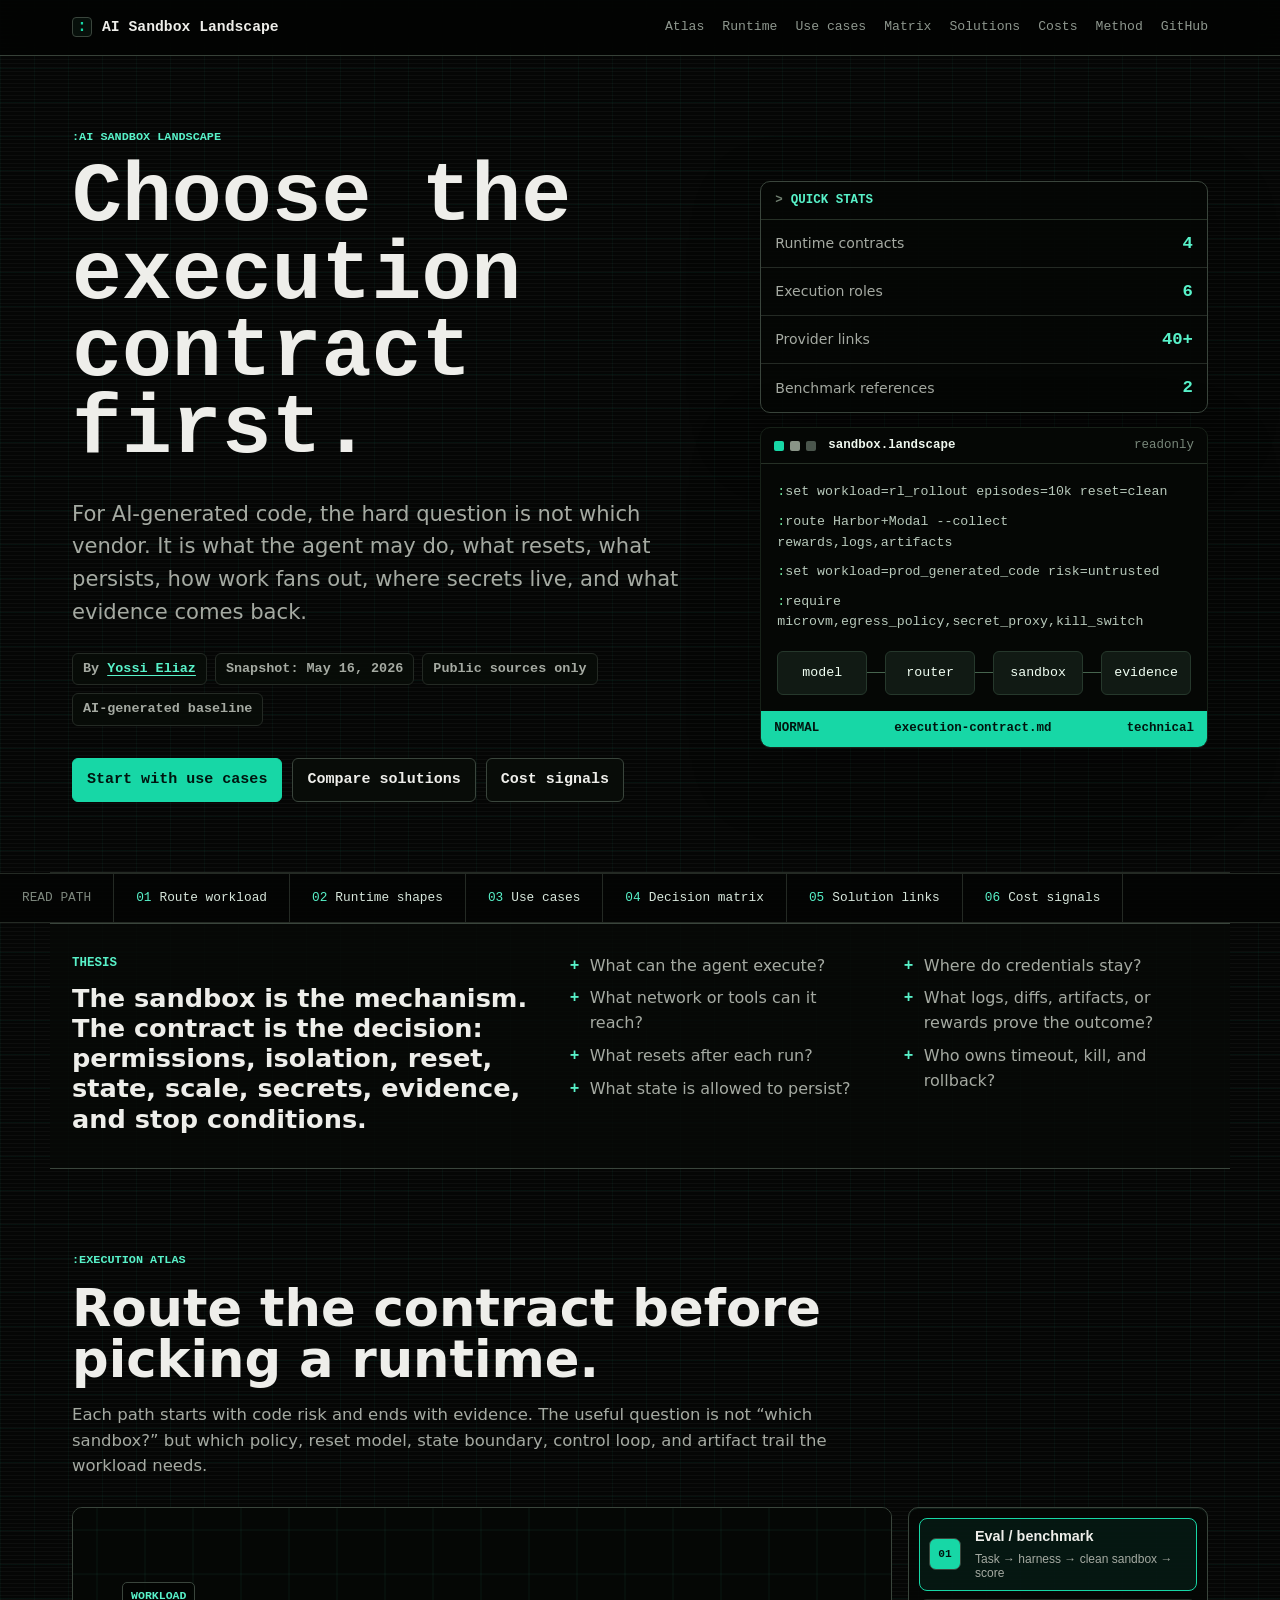
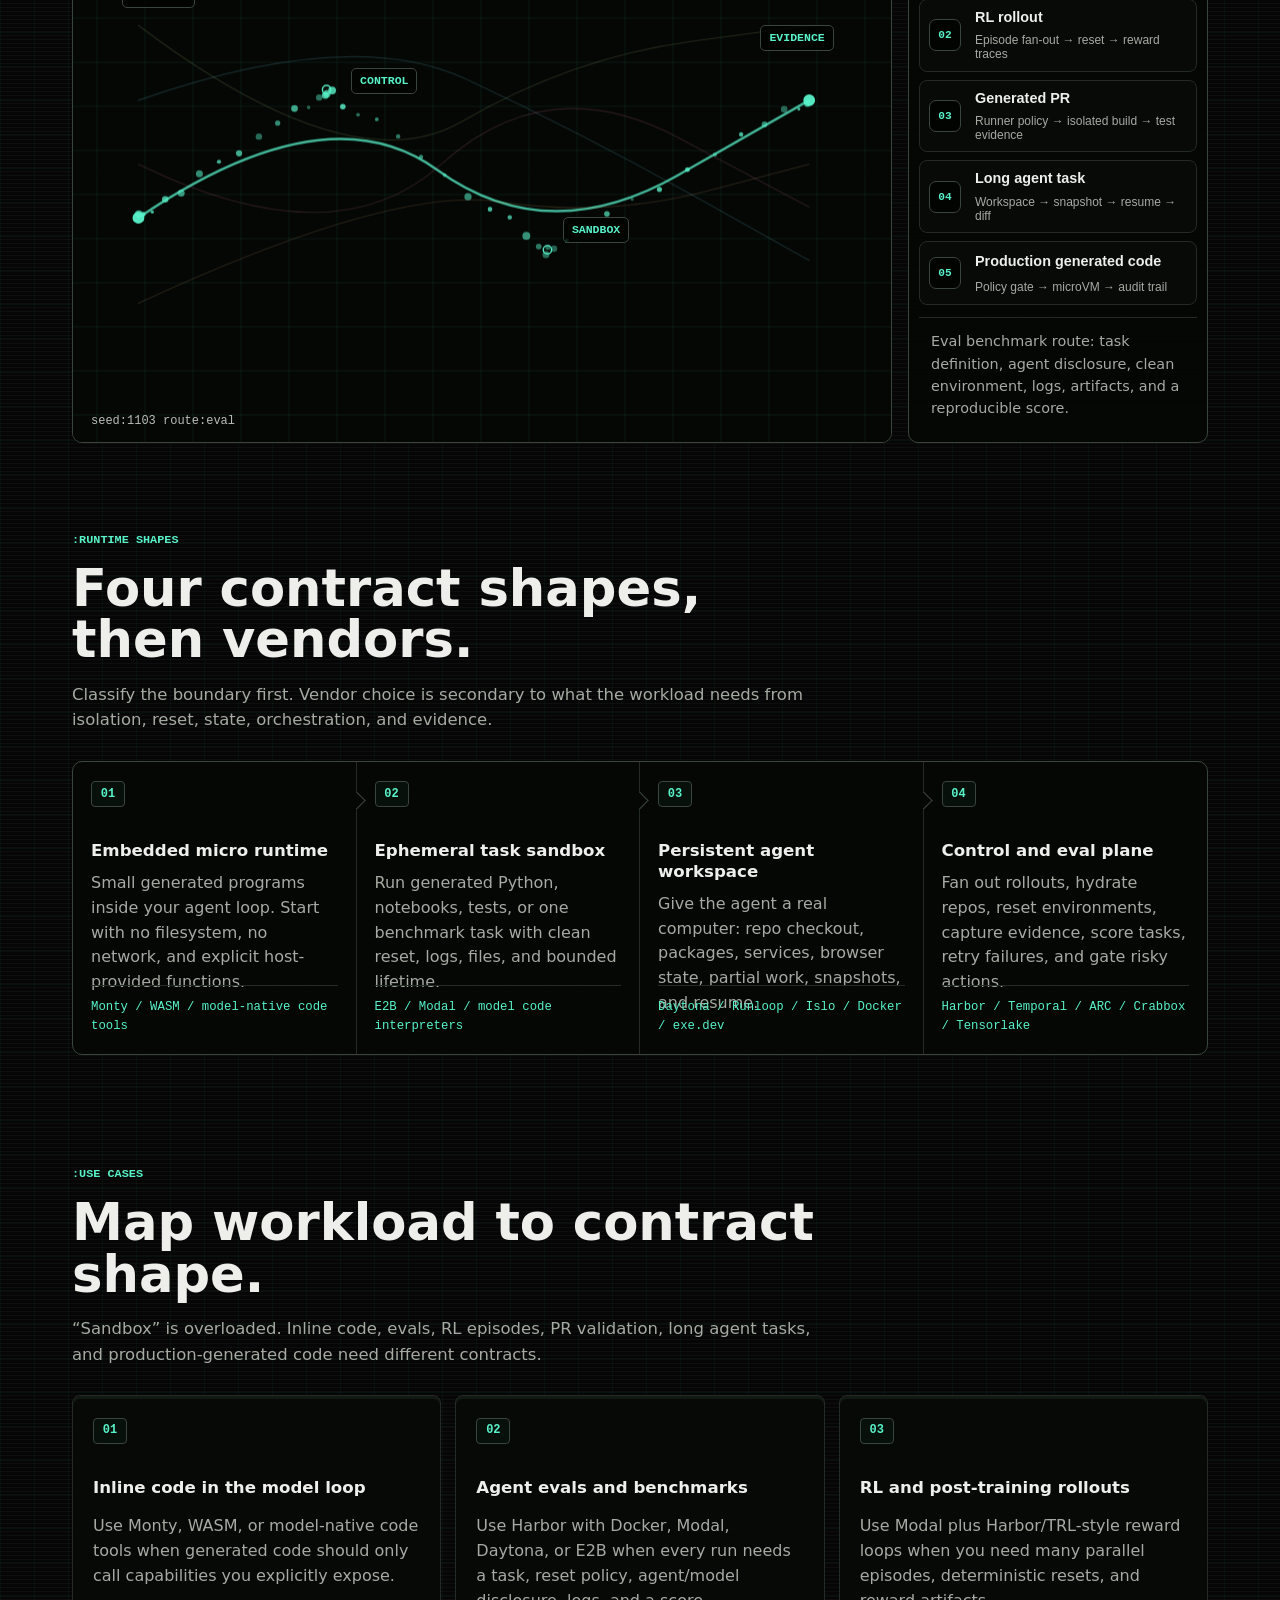
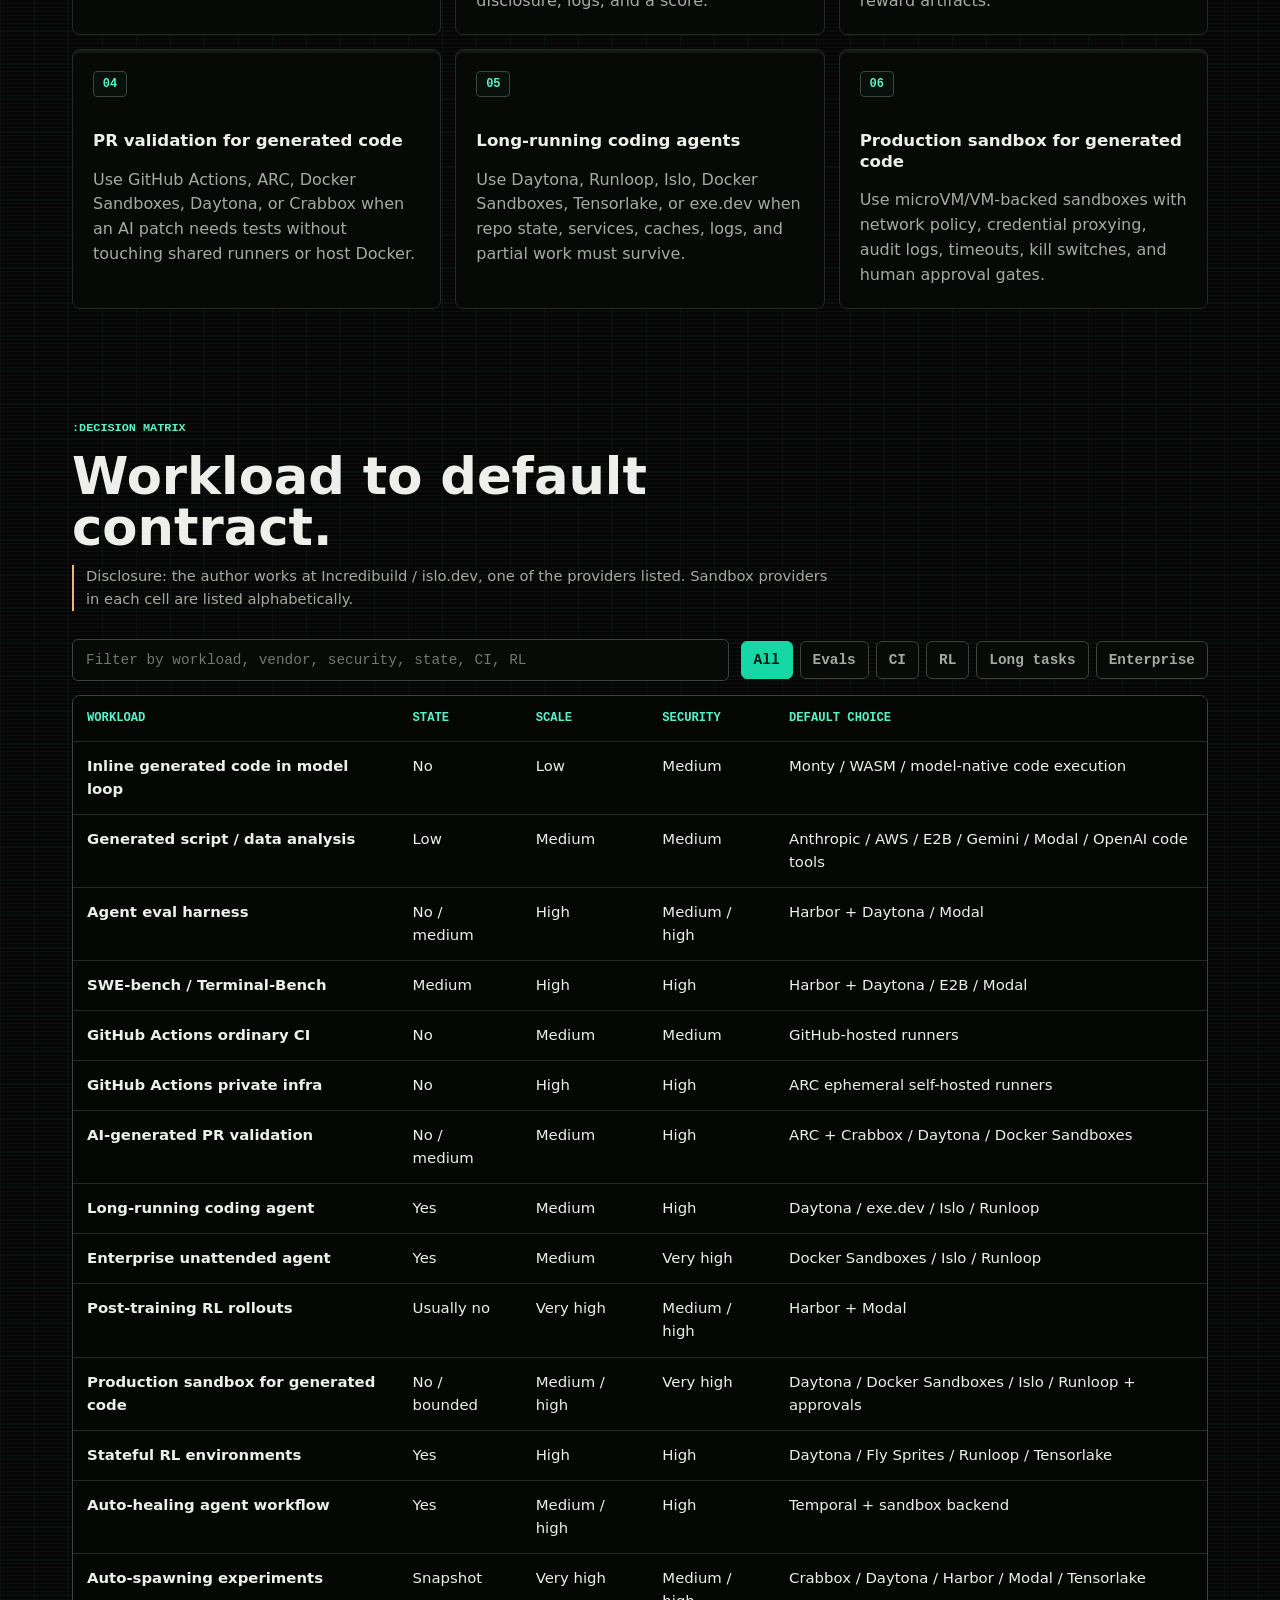
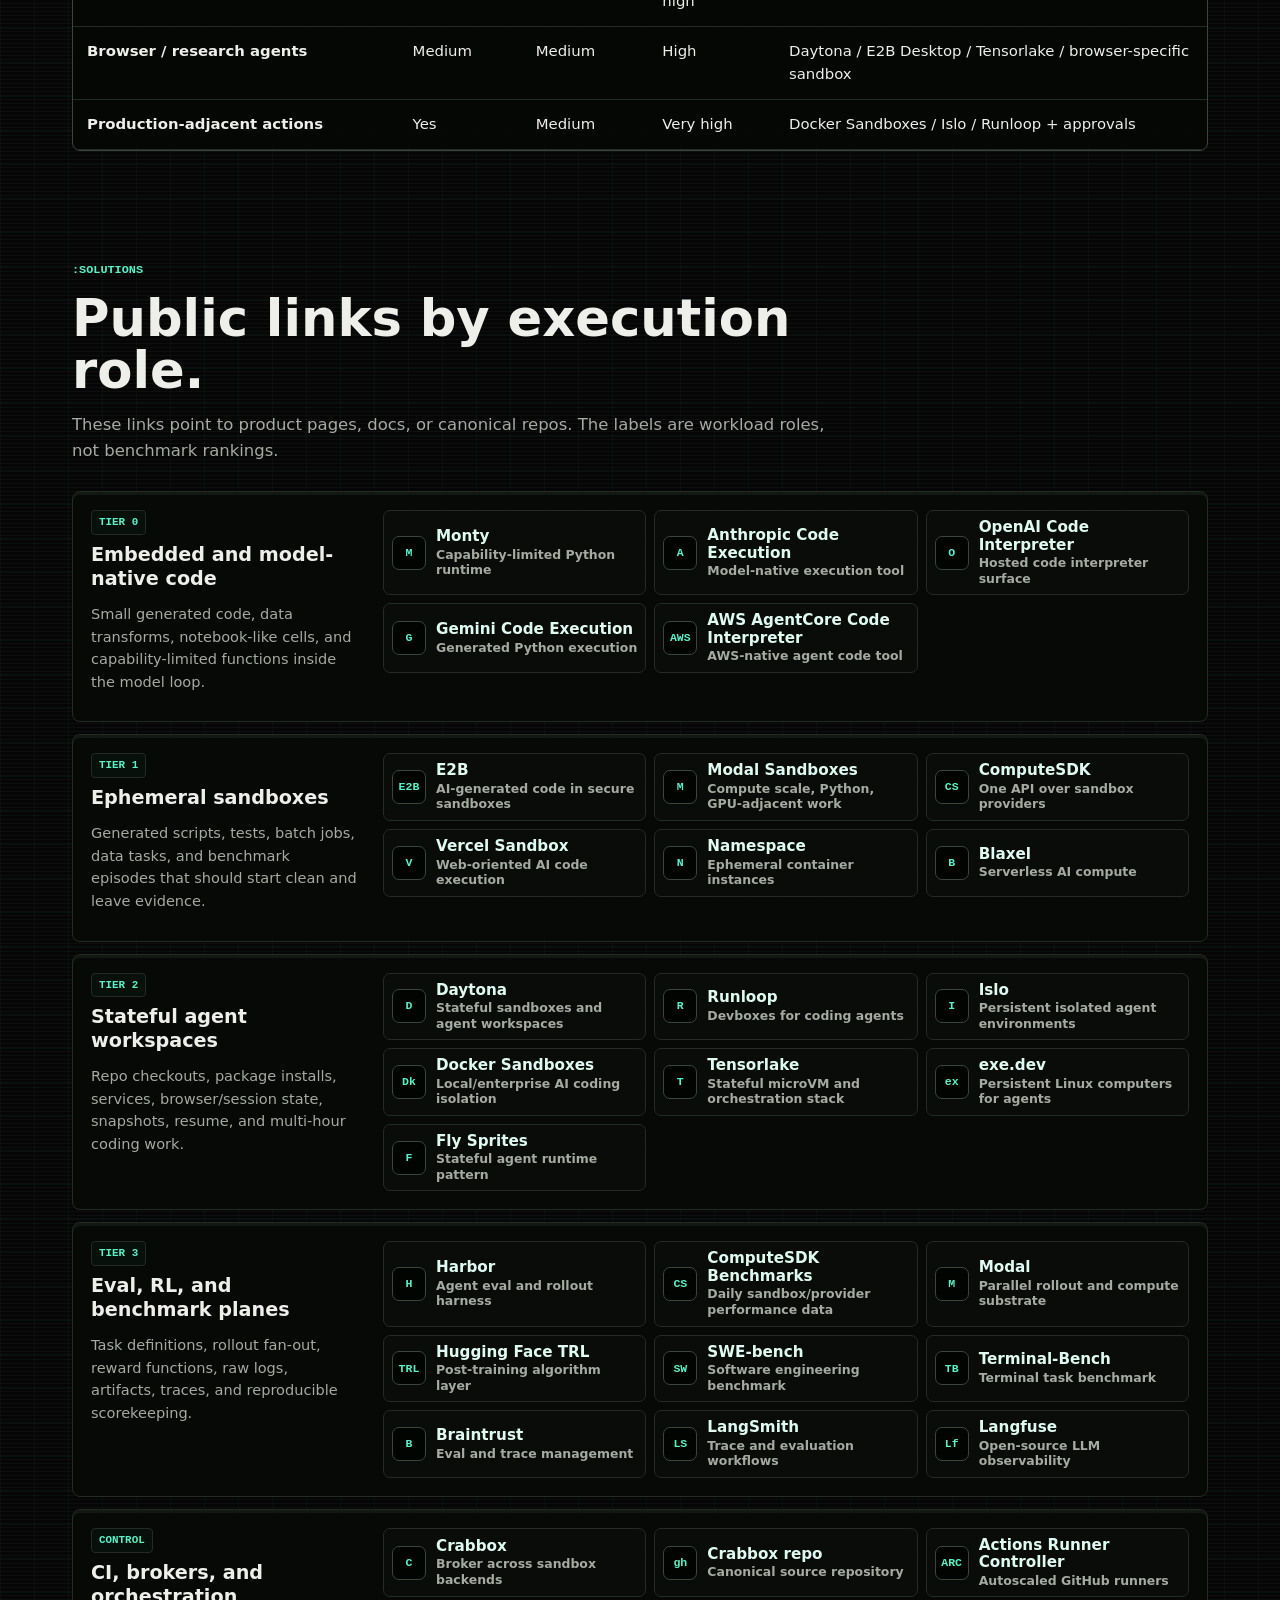
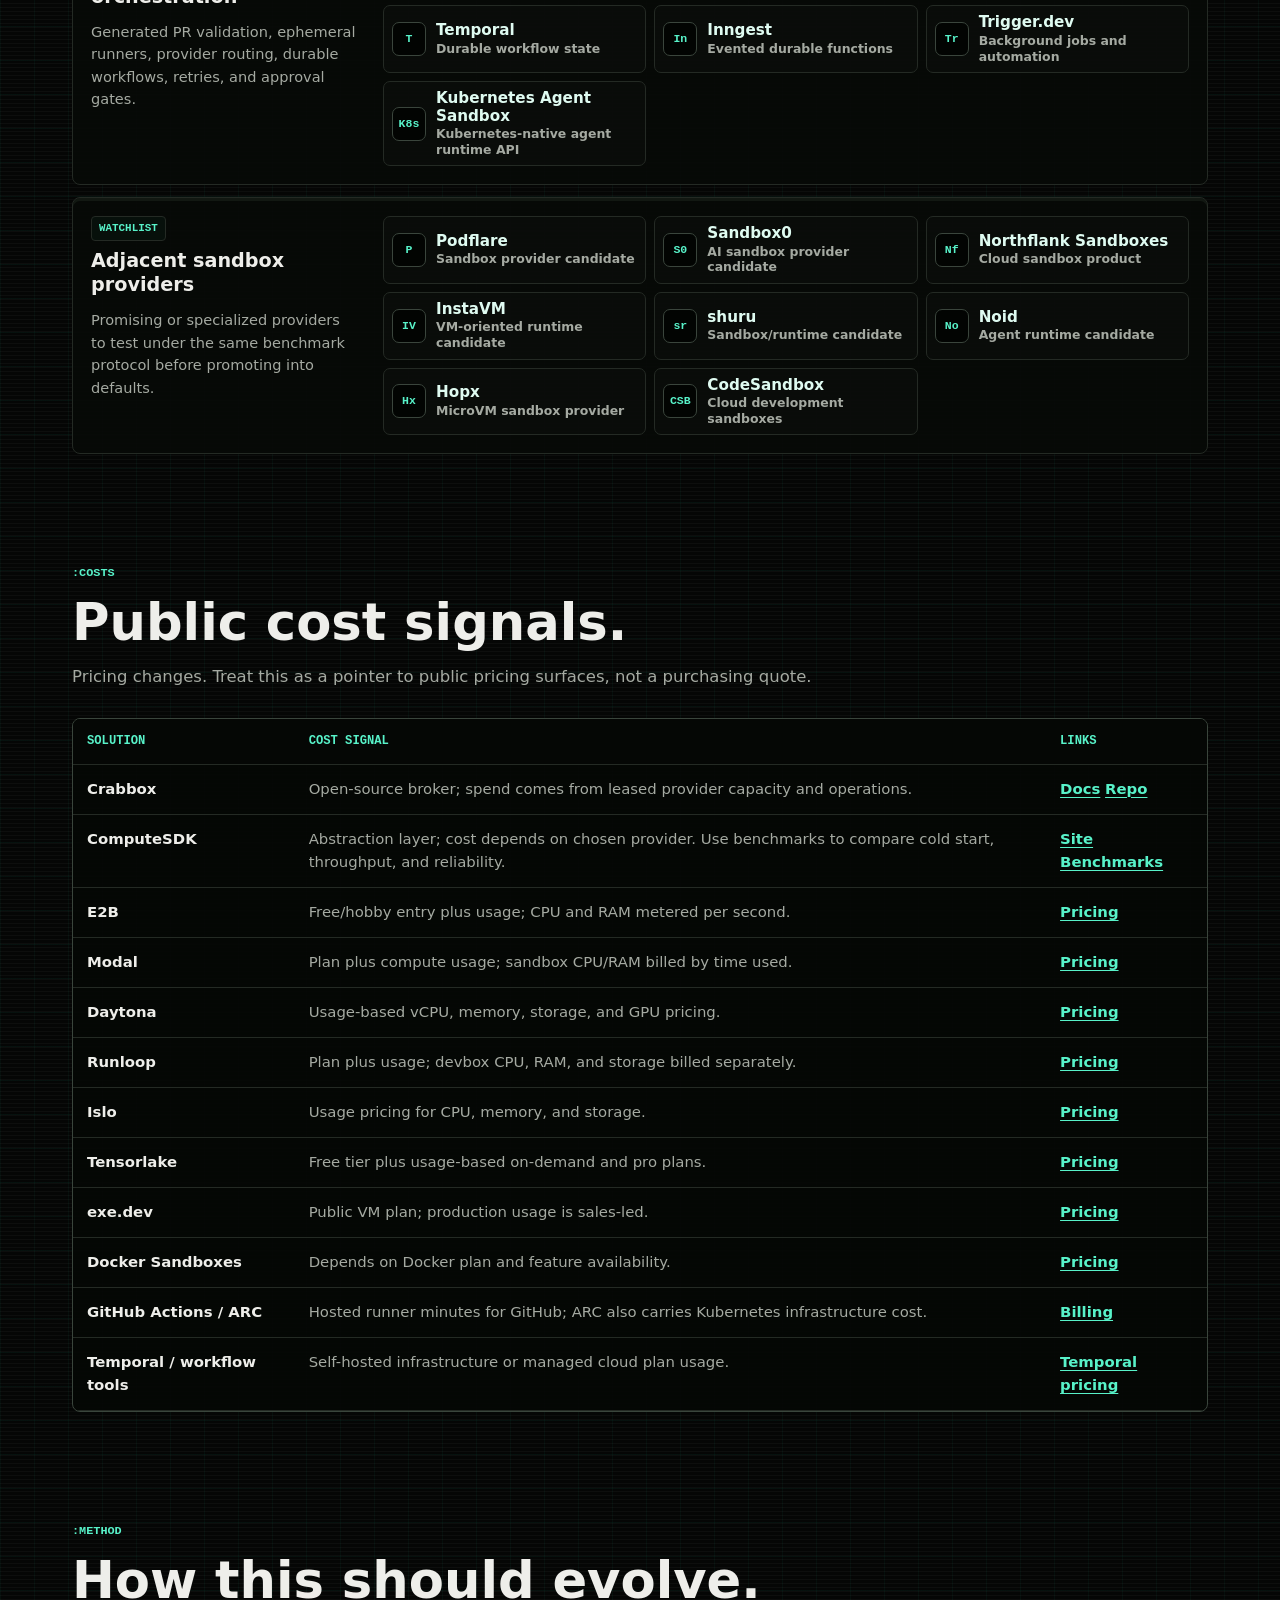
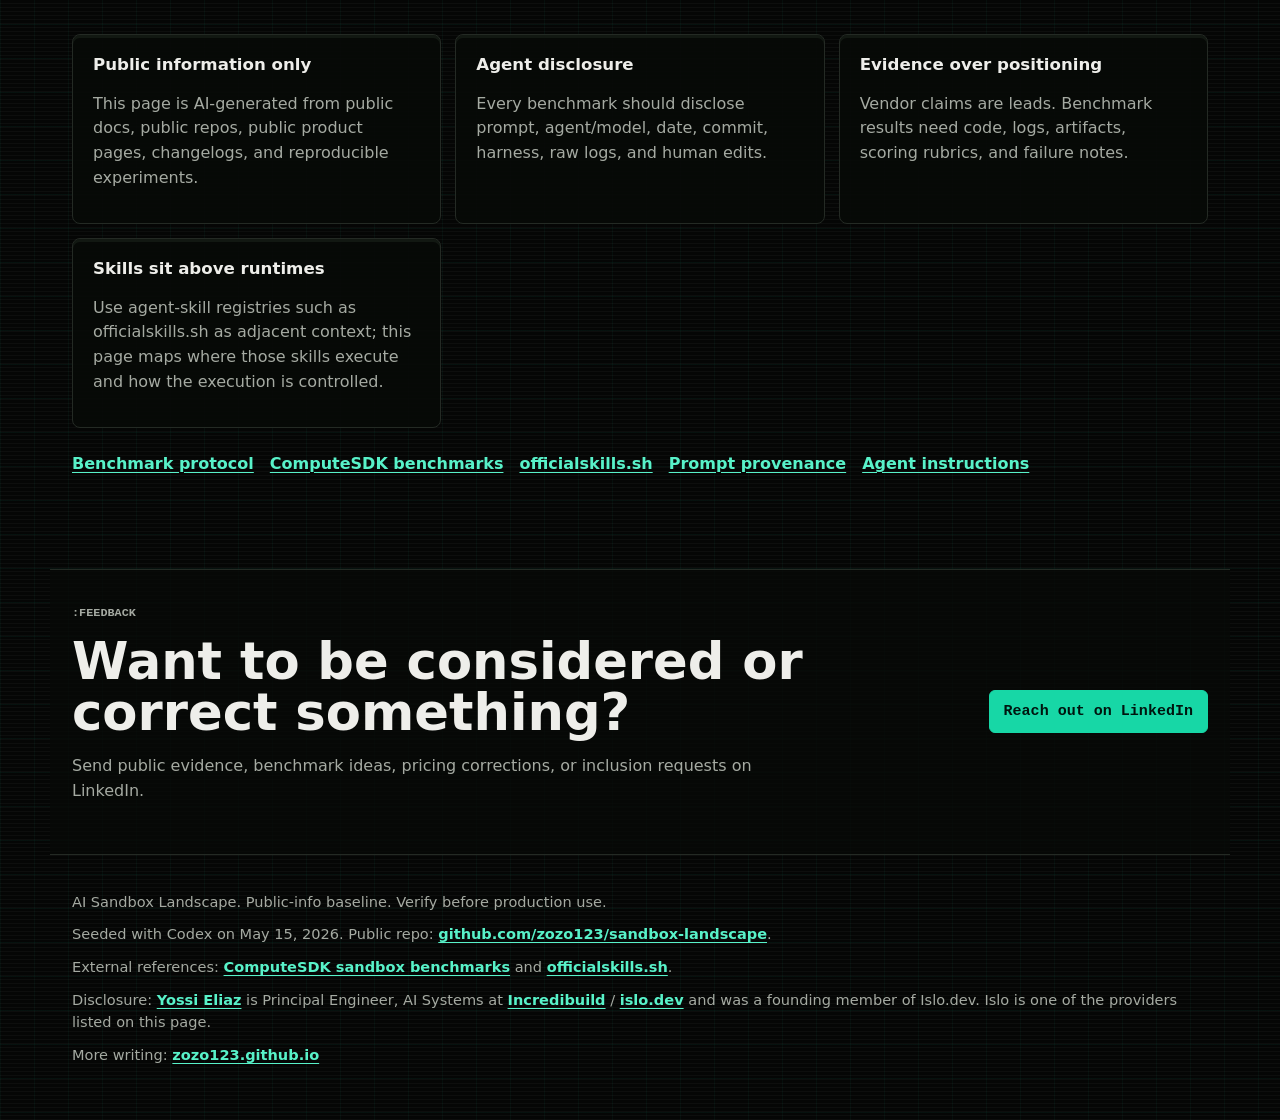
<file: index.html>
<!DOCTYPE html>
<html lang="en">
  <head>
    <meta charset="utf-8">
    <meta name="viewport" content="width=device-width, initial-scale=1">
    <title>AI Sandbox Landscape · Yossi Eliaz</title>
    <meta
      name="description"
      content="Choose AI agent sandboxes by execution contract: isolation, reset, state, secrets, scale and evidence. Public-source map with links and cost signals."
    >
    <meta name="author" content="Yossi Eliaz">
    <link rel="canonical" href="https://zozo123.github.io/sandbox-landscape/">
    <meta property="og:title" content="AI Sandbox Landscape">
    <meta property="og:site_name" content="AI Sandbox Landscape">
    <meta property="og:url" content="https://zozo123.github.io/sandbox-landscape/">
    <meta
      property="og:description"
      content="Choose the execution contract first: permissions, isolation, reset semantics, state, scale, secrets, evidence, and stop conditions."
    >
    <meta property="og:type" content="website">
    <meta property="og:image" content="https://zozo123.github.io/sandbox-landscape/og-image.png?v=20261022">
    <meta property="og:image:url" content="https://zozo123.github.io/sandbox-landscape/og-image.png?v=20261022">
    <meta property="og:image:secure_url" content="https://zozo123.github.io/sandbox-landscape/og-image.png?v=20261022">
    <meta property="og:image:type" content="image/png">
    <meta property="og:image:width" content="1200">
    <meta property="og:image:height" content="630">
    <meta property="og:image:alt" content="AI Sandbox Landscape: Choose the execution contract first.">
    <meta name="twitter:card" content="summary_large_image">
    <meta name="twitter:title" content="AI Sandbox Landscape">
    <meta
      name="twitter:description"
      content="Choose the execution contract first: permissions, isolation, reset, state, scale, secrets, evidence, and stop conditions."
    >
    <meta name="twitter:image" content="https://zozo123.github.io/sandbox-landscape/og-image.png?v=20261022">
    <meta name="twitter:image:alt" content="AI Sandbox Landscape: Choose the execution contract first.">
    <meta name="theme-color" content="#050605">
    <meta name="image" content="https://zozo123.github.io/sandbox-landscape/og-image.png?v=20261022">
    <meta name="thumbnail" content="https://zozo123.github.io/sandbox-landscape/og-image.png?v=20261022">
    <link rel="icon" href="favicon.svg" type="image/svg+xml">
    <link rel="image_src" href="https://zozo123.github.io/sandbox-landscape/og-image.png?v=20261022">
    <link rel="stylesheet" href="styles.css">
    <script type="application/ld+json">
      {
        "@context": "https://schema.org",
        "@type": "TechArticle",
        "headline": "AI Sandbox Landscape: choose the execution contract first",
        "description": "Public-source map of AI agent sandbox options by execution contract (isolation, reset, state, secrets, scale, evidence), AI-generated with Codex.",
        "url": "https://zozo123.github.io/sandbox-landscape/",
        "image": "https://zozo123.github.io/sandbox-landscape/og-image.png?v=20261022",
        "datePublished": "2026-05-15",
        "dateModified": "2026-05-16",
        "author": {
          "@type": "Person",
          "@id": "https://yossieliaz.netlify.app/#person",
          "name": "Yossi Eliaz",
          "url": "https://yossieliaz.netlify.app/",
          "sameAs": ["https://github.com/zozo123", "https://www.linkedin.com/in/yossi-eliaz/"]
        }
      }
    </script>
  </head>
  <body>
    <a class="skip-link" href="#use-cases">Skip to use cases</a>

    <header class="site-header">
      <nav class="nav" aria-label="Primary navigation">
        <a class="brand" href="#top" aria-label="AI Sandbox Landscape home">
          <span class="brand-mark" aria-hidden="true"></span>
          <span>AI Sandbox Landscape</span>
        </a>
        <div class="nav-links">
          <a href="#atlas">Atlas</a>
          <a href="#runtime-shapes">Runtime</a>
          <a href="#use-cases">Use cases</a>
          <a href="#matrix">Matrix</a>
          <a href="#solutions">Solutions</a>
          <a href="#costs">Costs</a>
          <a href="#method">Method</a>
          <a href="https://github.com/zozo123/sandbox-landscape" target="_blank" rel="noreferrer">GitHub</a>
        </div>
      </nav>
    </header>

    <main id="top">
      <section class="hero">
        <div class="hero-inner">
          <div class="hero-copy">
            <p class="kicker">AI Sandbox Landscape</p>
            <h1>Choose the execution contract first.</h1>
            <p class="lede">
              For AI-generated code, the hard question is not which vendor. It is what the
              agent may do, what resets, what persists, how work fans out, where secrets live,
              and what evidence comes back.
            </p>
            <div class="hero-meta" role="group" aria-label="Research scope">
              <span>By&nbsp;<a href="https://zozo123.github.io/">Yossi Eliaz</a></span>
              <span>Snapshot: May 16, 2026</span>
              <span>Public sources only</span>
              <span>AI-generated baseline</span>
            </div>
            <div class="hero-actions" role="group" aria-label="Primary actions">
              <a class="button primary" href="#use-cases">Start with use cases</a>
              <a class="button" href="#solutions">Compare solutions</a>
              <a class="button" href="#costs">Cost signals</a>
            </div>
          </div>

          <div class="hero-side">
            <aside class="quick-panel" aria-label="Landscape stats">
              <div class="panel-title">Quick stats</div>
              <dl>
                <div>
                  <dt>Runtime contracts</dt>
                  <dd>4</dd>
                </div>
                <div>
                  <dt>Execution roles</dt>
                  <dd>6</dd>
                </div>
                <div>
                  <dt>Provider links</dt>
                  <dd>40+</dd>
                </div>
                <div>
                  <dt>Benchmark references</dt>
                  <dd>2</dd>
                </div>
              </dl>
            </aside>

            <aside class="hero-console" aria-label="Sandbox routing console">
              <div class="console-top">
                <span aria-hidden="true"></span>
                <strong>sandbox.landscape</strong>
                <em>readonly</em>
              </div>
              <div class="console-body">
                <p><span>:</span>set workload=rl_rollout episodes=10k reset=clean</p>
                <p><span>:</span>route Harbor+Modal --collect rewards,logs,artifacts</p>
                <p><span>:</span>set workload=prod_generated_code risk=untrusted</p>
                <p><span>:</span>require microvm,egress_policy,secret_proxy,kill_switch</p>
                <div class="console-graph" aria-hidden="true">
                  <span>model</span>
                  <i></i>
                  <span>router</span>
                  <i></i>
                  <span>sandbox</span>
                  <i></i>
                  <span>evidence</span>
                </div>
              </div>
              <div class="status-line">
                <span>NORMAL</span>
                <span>execution-contract.md</span>
                <span>technical</span>
              </div>
            </aside>
          </div>
        </div>
      </section>

      <section class="jump-strip" aria-label="Page route">
        <span>Read path</span>
        <a href="#atlas"><em>01</em> Route workload</a>
        <a href="#runtime-shapes"><em>02</em> Runtime shapes</a>
        <a href="#use-cases"><em>03</em> Use cases</a>
        <a href="#matrix"><em>04</em> Decision matrix</a>
        <a href="#solutions"><em>05</em> Solution links</a>
        <a href="#costs"><em>06</em> Cost signals</a>
      </section>

      <section class="principle">
        <div>
          <span>Thesis</span>
          <strong>The sandbox is the mechanism. The contract is the decision: permissions, isolation, reset, state, scale, secrets, evidence, and stop conditions.</strong>
        </div>
        <ul>
          <li>What can the agent execute?</li>
          <li>What network or tools can it reach?</li>
          <li>What resets after each run?</li>
          <li>What state is allowed to persist?</li>
          <li>Where do credentials stay?</li>
          <li>What logs, diffs, artifacts, or rewards prove the outcome?</li>
          <li>Who owns timeout, kill, and rollback?</li>
        </ul>
      </section>

      <section class="section atlas-section" id="atlas" aria-labelledby="atlas-title">
        <div class="section-heading">
          <p class="kicker">Execution atlas</p>
          <h2 id="atlas-title">Route the contract before picking a runtime.</h2>
          <p>Each path starts with code risk and ends with evidence. The useful question is not “which sandbox?” but which policy, reset model, state boundary, control loop, and artifact trail the workload needs.</p>
        </div>

        <div class="atlas-shell">
          <div class="atlas-visual">
            <canvas
              id="execution-atlas"
              width="1200"
              height="640"
              role="img"
              aria-label="Animated map showing workload routes through control, sandbox, and evidence layers."
            ></canvas>
            <div class="atlas-nodes" aria-hidden="true">
              <span class="atlas-node node-workload">workload</span>
              <span class="atlas-node node-control">control</span>
              <span class="atlas-node node-sandbox">sandbox</span>
              <span class="atlas-node node-evidence">evidence</span>
            </div>
          </div>

          <div class="atlas-controls" role="group" aria-label="Execution atlas routes">
            <button class="atlas-route active" type="button" data-route="eval" aria-pressed="true">
              <span>01</span>
              <strong>Eval / benchmark</strong>
              <small>Task → harness → clean sandbox → score</small>
            </button>
            <button class="atlas-route" type="button" data-route="rl" aria-pressed="false">
              <span>02</span>
              <strong>RL rollout</strong>
              <small>Episode fan-out → reset → reward traces</small>
            </button>
            <button class="atlas-route" type="button" data-route="pr" aria-pressed="false">
              <span>03</span>
              <strong>Generated PR</strong>
              <small>Runner policy → isolated build → test evidence</small>
            </button>
            <button class="atlas-route" type="button" data-route="long" aria-pressed="false">
              <span>04</span>
              <strong>Long agent task</strong>
              <small>Workspace → snapshot → resume → diff</small>
            </button>
            <button class="atlas-route" type="button" data-route="prod" aria-pressed="false">
              <span>05</span>
              <strong>Production generated code</strong>
              <small>Policy gate → microVM → audit trail</small>
            </button>
            <p id="atlas-summary" class="atlas-summary" aria-live="polite">
              Eval benchmark route: task definition, agent disclosure, clean environment, logs, artifacts, and a reproducible score.
            </p>
          </div>
        </div>
      </section>

      <section class="section compact-section" id="runtime-shapes" aria-labelledby="runtime-shapes-title">
        <div class="section-heading">
          <p class="kicker">Runtime shapes</p>
          <h2 id="runtime-shapes-title">Four contract shapes, then vendors.</h2>
          <p>Classify the boundary first. Vendor choice is secondary to what the workload needs from isolation, reset, state, orchestration, and evidence.</p>
        </div>

        <div class="runtime-map" role="group" aria-label="Sandbox category map">
          <article>
            <span class="node-label">01</span>
            <h3>Embedded micro runtime</h3>
            <p>Small generated programs inside your agent loop. Start with no filesystem, no network, and explicit host-provided functions.</p>
            <code>Monty / WASM / model-native code tools</code>
          </article>
          <article>
            <span class="node-label">02</span>
            <h3>Ephemeral task sandbox</h3>
            <p>Run generated Python, notebooks, tests, or one benchmark task with clean reset, logs, files, and bounded lifetime.</p>
            <code>E2B / Modal / model code interpreters</code>
          </article>
          <article>
            <span class="node-label">03</span>
            <h3>Persistent agent workspace</h3>
            <p>Give the agent a real computer: repo checkout, packages, services, browser state, partial work, snapshots, and resume.</p>
            <code>Daytona / Runloop / Islo / Docker / exe.dev</code>
          </article>
          <article>
            <span class="node-label">04</span>
            <h3>Control and eval plane</h3>
            <p>Fan out rollouts, hydrate repos, reset environments, capture evidence, score tasks, retry failures, and gate risky actions.</p>
            <code>Harbor / Temporal / ARC / Crabbox / Tensorlake</code>
          </article>
        </div>
      </section>

      <section class="section" id="use-cases" aria-labelledby="use-cases-title">
        <div class="section-heading">
          <p class="kicker">Use cases</p>
          <h2 id="use-cases-title">Map workload to contract shape.</h2>
          <p>“Sandbox” is overloaded. Inline code, evals, RL episodes, PR validation, long agent tasks, and production-generated code need different contracts.</p>
        </div>

        <div class="use-case-grid">
          <article>
            <span>01</span>
            <h3>Inline code in the model loop</h3>
            <p>Use Monty, WASM, or model-native code tools when generated code should only call capabilities you explicitly expose.</p>
          </article>
          <article>
            <span>02</span>
            <h3>Agent evals and benchmarks</h3>
            <p>Use Harbor with Docker, Modal, Daytona, or E2B when every run needs a task, reset policy, agent/model disclosure, logs, and a score.</p>
          </article>
          <article>
            <span>03</span>
            <h3>RL and post-training rollouts</h3>
            <p>Use Modal plus Harbor/TRL-style reward loops when you need many parallel episodes, deterministic resets, and reward artifacts.</p>
          </article>
          <article>
            <span>04</span>
            <h3>PR validation for generated code</h3>
            <p>Use GitHub Actions, ARC, Docker Sandboxes, Daytona, or Crabbox when an AI patch needs tests without touching shared runners or host Docker.</p>
          </article>
          <article>
            <span>05</span>
            <h3>Long-running coding agents</h3>
            <p>Use Daytona, Runloop, Islo, Docker Sandboxes, Tensorlake, or exe.dev when repo state, services, caches, logs, and partial work must survive.</p>
          </article>
          <article>
            <span>06</span>
            <h3>Production sandbox for generated code</h3>
            <p>Use microVM/VM-backed sandboxes with network policy, credential proxying, audit logs, timeouts, kill switches, and human approval gates.</p>
          </article>
        </div>
      </section>

      <section class="section" id="matrix" aria-labelledby="matrix-title">
        <div class="section-heading">
          <p class="kicker">Decision matrix</p>
          <h2 id="matrix-title">Workload to default contract.</h2>
          <p class="disclosure">Disclosure: the author works at Incredibuild / islo.dev, one of the providers listed. Sandbox providers in each cell are listed alphabetically.</p>
        </div>

        <div class="matrix-controls" role="group" aria-label="Matrix controls">
          <label class="search-label" for="matrix-search">Filter</label>
          <input id="matrix-search" type="search" placeholder="Filter by workload, vendor, security, state, CI, RL">
          <div class="filter-buttons" role="group" aria-label="Preset filters">
            <button class="filter active" type="button" data-filter="all" aria-pressed="true">All</button>
            <button class="filter" type="button" data-filter="eval" aria-pressed="false">Evals</button>
            <button class="filter" type="button" data-filter="ci" aria-pressed="false">CI</button>
            <button class="filter" type="button" data-filter="rl" aria-pressed="false">RL</button>
            <button class="filter" type="button" data-filter="long" aria-pressed="false">Long tasks</button>
            <button class="filter" type="button" data-filter="enterprise" aria-pressed="false">Enterprise</button>
          </div>
        </div>

        <div class="table-wrap" tabindex="0" aria-label="Scrollable workload decision matrix">
          <table class="decision-table">
            <thead>
              <tr>
                <th scope="col">Workload</th>
                <th scope="col">State</th>
                <th scope="col">Scale</th>
                <th scope="col">Security</th>
                <th scope="col">Default choice</th>
              </tr>
            </thead>
            <tbody id="matrix-body">
              <tr data-tags="code interpreter wasm">
                <td>Inline generated code in model loop</td>
                <td>No</td>
                <td>Low</td>
                <td>Medium</td>
                <td>Monty / WASM / model-native code execution</td>
              </tr>
              <tr data-tags="code interpreter data analysis">
                <td>Generated script / data analysis</td>
                <td>Low</td>
                <td>Medium</td>
                <td>Medium</td>
                <td>Anthropic / AWS / E2B / Gemini / Modal / OpenAI code tools</td>
              </tr>
              <tr data-tags="eval agent benchmark harbor modal daytona">
                <td>Agent eval harness</td>
                <td>No / medium</td>
                <td>High</td>
                <td>Medium / high</td>
                <td>Harbor + Daytona / Modal</td>
              </tr>
              <tr data-tags="eval swe terminal bench">
                <td>SWE-bench / Terminal-Bench</td>
                <td>Medium</td>
                <td>High</td>
                <td>High</td>
                <td>Harbor + Daytona / E2B / Modal</td>
              </tr>
              <tr data-tags="ci github actions">
                <td>GitHub Actions ordinary CI</td>
                <td>No</td>
                <td>Medium</td>
                <td>Medium</td>
                <td>GitHub-hosted runners</td>
              </tr>
              <tr data-tags="ci github actions arc private">
                <td>GitHub Actions private infra</td>
                <td>No</td>
                <td>High</td>
                <td>High</td>
                <td>ARC ephemeral self-hosted runners</td>
              </tr>
              <tr data-tags="ci pr validation docker daytona crabbox">
                <td>AI-generated PR validation</td>
                <td>No / medium</td>
                <td>Medium</td>
                <td>High</td>
                <td>ARC + Crabbox / Daytona / Docker Sandboxes</td>
              </tr>
              <tr data-tags="long coding agent daytona runloop islo exe">
                <td>Long-running coding agent</td>
                <td>Yes</td>
                <td>Medium</td>
                <td>High</td>
                <td>Daytona / exe.dev / Islo / Runloop</td>
              </tr>
              <tr data-tags="enterprise unattended agent islo runloop docker">
                <td>Enterprise unattended agent</td>
                <td>Yes</td>
                <td>Medium</td>
                <td>Very high</td>
                <td>Docker Sandboxes / Islo / Runloop</td>
              </tr>
              <tr data-tags="rl post training rollout modal harbor">
                <td>Post-training RL rollouts</td>
                <td>Usually no</td>
                <td>Very high</td>
                <td>Medium / high</td>
                <td>Harbor + Modal</td>
              </tr>
              <tr data-tags="enterprise production generated code sandbox egress secrets microvm">
                <td>Production sandbox for generated code</td>
                <td>No / bounded</td>
                <td>Medium / high</td>
                <td>Very high</td>
                <td>Daytona / Docker Sandboxes / Islo / Runloop + approvals</td>
              </tr>
              <tr data-tags="rl stateful tensorlake daytona runloop fly sprites">
                <td>Stateful RL environments</td>
                <td>Yes</td>
                <td>High</td>
                <td>High</td>
                <td>Daytona / Fly Sprites / Runloop / Tensorlake</td>
              </tr>
              <tr data-tags="long auto healing temporal">
                <td>Auto-healing agent workflow</td>
                <td>Yes</td>
                <td>Medium / high</td>
                <td>High</td>
                <td>Temporal + sandbox backend</td>
              </tr>
              <tr data-tags="eval rl spawning experiments modal harbor daytona tensorlake crabbox">
                <td>Auto-spawning experiments</td>
                <td>Snapshot</td>
                <td>Very high</td>
                <td>Medium / high</td>
                <td>Crabbox / Daytona / Harbor / Modal / Tensorlake</td>
              </tr>
              <tr data-tags="long browser research e2b desktop daytona tensorlake">
                <td>Browser / research agents</td>
                <td>Medium</td>
                <td>Medium</td>
                <td>High</td>
                <td>Daytona / E2B Desktop / Tensorlake / browser-specific sandbox</td>
              </tr>
              <tr data-tags="enterprise production adjacent approvals">
                <td>Production-adjacent actions</td>
                <td>Yes</td>
                <td>Medium</td>
                <td>Very high</td>
                <td>Docker Sandboxes / Islo / Runloop + approvals</td>
              </tr>
            </tbody>
          </table>
        </div>
      </section>

      <section class="section" id="solutions" aria-labelledby="solutions-title">
        <div class="section-heading">
          <p class="kicker">Solutions</p>
          <h2 id="solutions-title">Public links by execution role.</h2>
          <p>These links point to product pages, docs, or canonical repos. The labels are workload roles, not benchmark rankings.</p>
        </div>

        <div class="solution-grid">
          <article>
            <span class="tier-label">Tier 0</span>
            <h3>Embedded and model-native code</h3>
            <p>Small generated code, data transforms, notebook-like cells, and capability-limited functions inside the model loop.</p>
            <div class="vendor-list">
              <a class="vendor-item" href="https://pydantic.dev/articles/pydantic-monty" target="_blank" rel="noreferrer">
                <span class="vendor-mark">M</span>
                <span class="vendor-text"><strong>Monty</strong><small>Capability-limited Python runtime</small></span>
              </a>
              <a class="vendor-item" href="https://docs.anthropic.com/en/docs/agents-and-tools/tool-use/code-execution-tool" target="_blank" rel="noreferrer">
                <span class="vendor-mark">A</span>
                <span class="vendor-text"><strong>Anthropic Code Execution</strong><small>Model-native execution tool</small></span>
              </a>
              <a class="vendor-item" href="https://platform.openai.com/docs/guides/tools-code-interpreter" target="_blank" rel="noreferrer">
                <span class="vendor-mark">O</span>
                <span class="vendor-text"><strong>OpenAI Code Interpreter</strong><small>Hosted code interpreter surface</small></span>
              </a>
              <a class="vendor-item" href="https://ai.google.dev/gemini-api/docs/code-execution" target="_blank" rel="noreferrer">
                <span class="vendor-mark">G</span>
                <span class="vendor-text"><strong>Gemini Code Execution</strong><small>Generated Python execution</small></span>
              </a>
              <a class="vendor-item" href="https://docs.aws.amazon.com/bedrock-agentcore/latest/devguide/code-interpreter-tool.html" target="_blank" rel="noreferrer">
                <span class="vendor-mark">AWS</span>
                <span class="vendor-text"><strong>AWS AgentCore Code Interpreter</strong><small>AWS-native agent code tool</small></span>
              </a>
            </div>
          </article>

          <article>
            <span class="tier-label">Tier 1</span>
            <h3>Ephemeral sandboxes</h3>
            <p>Generated scripts, tests, batch jobs, data tasks, and benchmark episodes that should start clean and leave evidence.</p>
            <div class="vendor-list">
              <a class="vendor-item" href="https://e2b.dev/" target="_blank" rel="noreferrer">
                <span class="vendor-mark">E2B</span>
                <span class="vendor-text"><strong>E2B</strong><small>AI-generated code in secure sandboxes</small></span>
              </a>
              <a class="vendor-item" href="https://modal.com/products/sandboxes" target="_blank" rel="noreferrer">
                <span class="vendor-mark">M</span>
                <span class="vendor-text"><strong>Modal Sandboxes</strong><small>Compute scale, Python, GPU-adjacent work</small></span>
              </a>
              <a class="vendor-item" href="https://www.computesdk.com/" target="_blank" rel="noreferrer">
                <span class="vendor-mark">CS</span>
                <span class="vendor-text"><strong>ComputeSDK</strong><small>One API over sandbox providers</small></span>
              </a>
              <a class="vendor-item" href="https://vercel.com/docs/vercel-sandbox" target="_blank" rel="noreferrer">
                <span class="vendor-mark">V</span>
                <span class="vendor-text"><strong>Vercel Sandbox</strong><small>Web-oriented AI code execution</small></span>
              </a>
              <a class="vendor-item" href="https://namespace.so/" target="_blank" rel="noreferrer">
                <span class="vendor-mark">N</span>
                <span class="vendor-text"><strong>Namespace</strong><small>Ephemeral container instances</small></span>
              </a>
              <a class="vendor-item" href="https://blaxel.ai/" target="_blank" rel="noreferrer">
                <span class="vendor-mark">B</span>
                <span class="vendor-text"><strong>Blaxel</strong><small>Serverless AI compute</small></span>
              </a>
            </div>
          </article>

          <article>
            <span class="tier-label">Tier 2</span>
            <h3>Stateful agent workspaces</h3>
            <p>Repo checkouts, package installs, services, browser/session state, snapshots, resume, and multi-hour coding work.</p>
            <div class="vendor-list">
              <a class="vendor-item" href="https://www.daytona.io/" target="_blank" rel="noreferrer">
                <span class="vendor-mark">D</span>
                <span class="vendor-text"><strong>Daytona</strong><small>Stateful sandboxes and agent workspaces</small></span>
              </a>
              <a class="vendor-item" href="https://www.runloop.ai/" target="_blank" rel="noreferrer">
                <span class="vendor-mark">R</span>
                <span class="vendor-text"><strong>Runloop</strong><small>Devboxes for coding agents</small></span>
              </a>
              <a class="vendor-item" href="https://islo.dev/" target="_blank" rel="noreferrer">
                <span class="vendor-mark">I</span>
                <span class="vendor-text"><strong>Islo</strong><small>Persistent isolated agent environments</small></span>
              </a>
              <a class="vendor-item" href="https://docs.docker.com/ai/sandboxes/" target="_blank" rel="noreferrer">
                <span class="vendor-mark">Dk</span>
                <span class="vendor-text"><strong>Docker Sandboxes</strong><small>Local/enterprise AI coding isolation</small></span>
              </a>
              <a class="vendor-item" href="https://www.tensorlake.ai/" target="_blank" rel="noreferrer">
                <span class="vendor-mark">T</span>
                <span class="vendor-text"><strong>Tensorlake</strong><small>Stateful microVM and orchestration stack</small></span>
              </a>
              <a class="vendor-item" href="https://exe.dev/" target="_blank" rel="noreferrer">
                <span class="vendor-mark">ex</span>
                <span class="vendor-text"><strong>exe.dev</strong><small>Persistent Linux computers for agents</small></span>
              </a>
              <a class="vendor-item" href="https://sprites.dev/" target="_blank" rel="noreferrer">
                <span class="vendor-mark">F</span>
                <span class="vendor-text"><strong>Fly Sprites</strong><small>Stateful agent runtime pattern</small></span>
              </a>
            </div>
          </article>

          <article>
            <span class="tier-label">Tier 3</span>
            <h3>Eval, RL, and benchmark planes</h3>
            <p>Task definitions, rollout fan-out, reward functions, raw logs, artifacts, traces, and reproducible scorekeeping.</p>
            <div class="vendor-list">
              <a class="vendor-item" href="https://github.com/harbor-framework/harbor" target="_blank" rel="noreferrer">
                <span class="vendor-mark">H</span>
                <span class="vendor-text"><strong>Harbor</strong><small>Agent eval and rollout harness</small></span>
              </a>
              <a class="vendor-item" href="https://www.computesdk.com/benchmarks/" target="_blank" rel="noreferrer">
                <span class="vendor-mark">CS</span>
                <span class="vendor-text"><strong>ComputeSDK Benchmarks</strong><small>Daily sandbox/provider performance data</small></span>
              </a>
              <a class="vendor-item" href="https://modal.com/" target="_blank" rel="noreferrer">
                <span class="vendor-mark">M</span>
                <span class="vendor-text"><strong>Modal</strong><small>Parallel rollout and compute substrate</small></span>
              </a>
              <a class="vendor-item" href="https://huggingface.co/docs/trl/index" target="_blank" rel="noreferrer">
                <span class="vendor-mark">TRL</span>
                <span class="vendor-text"><strong>Hugging Face TRL</strong><small>Post-training algorithm layer</small></span>
              </a>
              <a class="vendor-item" href="https://www.swebench.com/" target="_blank" rel="noreferrer">
                <span class="vendor-mark">SW</span>
                <span class="vendor-text"><strong>SWE-bench</strong><small>Software engineering benchmark</small></span>
              </a>
              <a class="vendor-item" href="https://www.tbench.ai/" target="_blank" rel="noreferrer">
                <span class="vendor-mark">TB</span>
                <span class="vendor-text"><strong>Terminal-Bench</strong><small>Terminal task benchmark</small></span>
              </a>
              <a class="vendor-item" href="https://www.braintrust.dev/" target="_blank" rel="noreferrer">
                <span class="vendor-mark">B</span>
                <span class="vendor-text"><strong>Braintrust</strong><small>Eval and trace management</small></span>
              </a>
              <a class="vendor-item" href="https://www.langchain.com/langsmith" target="_blank" rel="noreferrer">
                <span class="vendor-mark">LS</span>
                <span class="vendor-text"><strong>LangSmith</strong><small>Trace and evaluation workflows</small></span>
              </a>
              <a class="vendor-item" href="https://langfuse.com/" target="_blank" rel="noreferrer">
                <span class="vendor-mark">Lf</span>
                <span class="vendor-text"><strong>Langfuse</strong><small>Open-source LLM observability</small></span>
              </a>
            </div>
          </article>

          <article>
            <span class="tier-label">Control</span>
            <h3>CI, brokers, and orchestration</h3>
            <p>Generated PR validation, ephemeral runners, provider routing, durable workflows, retries, and approval gates.</p>
            <div class="vendor-list">
              <a class="vendor-item" href="https://crabbox.sh/" target="_blank" rel="noreferrer">
                <span class="vendor-mark">C</span>
                <span class="vendor-text"><strong>Crabbox</strong><small>Broker across sandbox backends</small></span>
              </a>
              <a class="vendor-item" href="https://github.com/openclaw/crabbox" target="_blank" rel="noreferrer">
                <span class="vendor-mark">gh</span>
                <span class="vendor-text"><strong>Crabbox repo</strong><small>Canonical source repository</small></span>
              </a>
              <a class="vendor-item" href="https://docs.github.com/en/actions/concepts/runners/actions-runner-controller" target="_blank" rel="noreferrer">
                <span class="vendor-mark">ARC</span>
                <span class="vendor-text"><strong>Actions Runner Controller</strong><small>Autoscaled GitHub runners</small></span>
              </a>
              <a class="vendor-item" href="https://temporal.io/" target="_blank" rel="noreferrer">
                <span class="vendor-mark">T</span>
                <span class="vendor-text"><strong>Temporal</strong><small>Durable workflow state</small></span>
              </a>
              <a class="vendor-item" href="https://www.inngest.com/" target="_blank" rel="noreferrer">
                <span class="vendor-mark">In</span>
                <span class="vendor-text"><strong>Inngest</strong><small>Evented durable functions</small></span>
              </a>
              <a class="vendor-item" href="https://trigger.dev/" target="_blank" rel="noreferrer">
                <span class="vendor-mark">Tr</span>
                <span class="vendor-text"><strong>Trigger.dev</strong><small>Background jobs and automation</small></span>
              </a>
              <a class="vendor-item" href="https://agent-sandbox.sigs.k8s.io/docs/" target="_blank" rel="noreferrer">
                <span class="vendor-mark">K8s</span>
                <span class="vendor-text"><strong>Kubernetes Agent Sandbox</strong><small>Kubernetes-native agent runtime API</small></span>
              </a>
            </div>
          </article>

          <article>
            <span class="tier-label">Watchlist</span>
            <h3>Adjacent sandbox providers</h3>
            <p>Promising or specialized providers to test under the same benchmark protocol before promoting into defaults.</p>
            <div class="vendor-list">
              <a class="vendor-item" href="https://podflare.ai/" target="_blank" rel="noreferrer">
                <span class="vendor-mark">P</span>
                <span class="vendor-text"><strong>Podflare</strong><small>Sandbox provider candidate</small></span>
              </a>
              <a class="vendor-item" href="https://sandbox0.ai/" target="_blank" rel="noreferrer">
                <span class="vendor-mark">S0</span>
                <span class="vendor-text"><strong>Sandbox0</strong><small>AI sandbox provider candidate</small></span>
              </a>
              <a class="vendor-item" href="https://northflank.com/product/sandboxes" target="_blank" rel="noreferrer">
                <span class="vendor-mark">Nf</span>
                <span class="vendor-text"><strong>Northflank Sandboxes</strong><small>Cloud sandbox product</small></span>
              </a>
              <a class="vendor-item" href="https://instavm.io/" target="_blank" rel="noreferrer">
                <span class="vendor-mark">IV</span>
                <span class="vendor-text"><strong>InstaVM</strong><small>VM-oriented runtime candidate</small></span>
              </a>
              <a class="vendor-item" href="https://shuru.run/" target="_blank" rel="noreferrer">
                <span class="vendor-mark">sr</span>
                <span class="vendor-text"><strong>shuru</strong><small>Sandbox/runtime candidate</small></span>
              </a>
              <a class="vendor-item" href="https://www.noid.one/" target="_blank" rel="noreferrer">
                <span class="vendor-mark">No</span>
                <span class="vendor-text"><strong>Noid</strong><small>Agent runtime candidate</small></span>
              </a>
              <a class="vendor-item" href="https://hopx.ai/" target="_blank" rel="noreferrer">
                <span class="vendor-mark">Hx</span>
                <span class="vendor-text"><strong>Hopx</strong><small>MicroVM sandbox provider</small></span>
              </a>
              <a class="vendor-item" href="https://codesandbox.io/" target="_blank" rel="noreferrer">
                <span class="vendor-mark">CSB</span>
                <span class="vendor-text"><strong>CodeSandbox</strong><small>Cloud development sandboxes</small></span>
              </a>
            </div>
          </article>
        </div>
      </section>

      <section class="section" id="costs" aria-labelledby="costs-title">
        <div class="section-heading">
          <p class="kicker">Costs</p>
          <h2 id="costs-title">Public cost signals.</h2>
          <p>Pricing changes. Treat this as a pointer to public pricing surfaces, not a purchasing quote.</p>
        </div>

        <div class="table-wrap compact" tabindex="0" aria-label="Scrollable public cost signal table">
          <table class="pricing-table">
            <thead>
              <tr>
                <th scope="col">Solution</th>
                <th scope="col">Cost signal</th>
                <th scope="col">Links</th>
              </tr>
            </thead>
            <tbody>
              <tr>
                <td>Crabbox</td>
                <td>Open-source broker; spend comes from leased provider capacity and operations.</td>
                <td><a href="https://crabbox.sh/" target="_blank" rel="noreferrer">Docs</a> <a href="https://github.com/openclaw/crabbox" target="_blank" rel="noreferrer">Repo</a></td>
              </tr>
              <tr>
                <td>ComputeSDK</td>
                <td>Abstraction layer; cost depends on chosen provider. Use benchmarks to compare cold start, throughput, and reliability.</td>
                <td><a href="https://www.computesdk.com/" target="_blank" rel="noreferrer">Site</a> <a href="https://www.computesdk.com/benchmarks/" target="_blank" rel="noreferrer">Benchmarks</a></td>
              </tr>
              <tr>
                <td>E2B</td>
                <td>Free/hobby entry plus usage; CPU and RAM metered per second.</td>
                <td><a href="https://e2b.dev/pricing" target="_blank" rel="noreferrer">Pricing</a></td>
              </tr>
              <tr>
                <td>Modal</td>
                <td>Plan plus compute usage; sandbox CPU/RAM billed by time used.</td>
                <td><a href="https://modal.com/pricing" target="_blank" rel="noreferrer">Pricing</a></td>
              </tr>
              <tr>
                <td>Daytona</td>
                <td>Usage-based vCPU, memory, storage, and GPU pricing.</td>
                <td><a href="https://www.daytona.io/pricing" target="_blank" rel="noreferrer">Pricing</a></td>
              </tr>
              <tr>
                <td>Runloop</td>
                <td>Plan plus usage; devbox CPU, RAM, and storage billed separately.</td>
                <td><a href="https://www.runloop.ai/pricing" target="_blank" rel="noreferrer">Pricing</a></td>
              </tr>
              <tr>
                <td>Islo</td>
                <td>Usage pricing for CPU, memory, and storage.</td>
                <td><a href="https://islo.dev/" target="_blank" rel="noreferrer">Pricing</a></td>
              </tr>
              <tr>
                <td>Tensorlake</td>
                <td>Free tier plus usage-based on-demand and pro plans.</td>
                <td><a href="https://www.tensorlake.ai/pricing" target="_blank" rel="noreferrer">Pricing</a></td>
              </tr>
              <tr>
                <td>exe.dev</td>
                <td>Public VM plan; production usage is sales-led.</td>
                <td><a href="https://exe.dev/pricing" target="_blank" rel="noreferrer">Pricing</a></td>
              </tr>
              <tr>
                <td>Docker Sandboxes</td>
                <td>Depends on Docker plan and feature availability.</td>
                <td><a href="https://www.docker.com/pricing/" target="_blank" rel="noreferrer">Pricing</a></td>
              </tr>
              <tr>
                <td>GitHub Actions / ARC</td>
                <td>Hosted runner minutes for GitHub; ARC also carries Kubernetes infrastructure cost.</td>
                <td><a href="https://docs.github.com/en/billing/managing-billing-for-github-actions/about-billing-for-github-actions" target="_blank" rel="noreferrer">Billing</a></td>
              </tr>
              <tr>
                <td>Temporal / workflow tools</td>
                <td>Self-hosted infrastructure or managed cloud plan usage.</td>
                <td><a href="https://temporal.io/pricing" target="_blank" rel="noreferrer">Temporal pricing</a></td>
              </tr>
            </tbody>
          </table>
        </div>
      </section>

      <section class="section method" id="method" aria-labelledby="method-title">
        <div class="section-heading">
          <p class="kicker">Method</p>
          <h2 id="method-title">How this should evolve.</h2>
        </div>
        <div class="method-grid">
          <article>
            <h3>Public information only</h3>
            <p>This page is AI-generated from public docs, public repos, public product pages, changelogs, and reproducible experiments.</p>
          </article>
          <article>
            <h3>Agent disclosure</h3>
            <p>Every benchmark should disclose prompt, agent/model, date, commit, harness, raw logs, and human edits.</p>
          </article>
          <article>
            <h3>Evidence over positioning</h3>
            <p>Vendor claims are leads. Benchmark results need code, logs, artifacts, scoring rubrics, and failure notes.</p>
          </article>
          <article>
            <h3>Skills sit above runtimes</h3>
            <p>Use agent-skill registries such as officialskills.sh as adjacent context; this page maps where those skills execute and how the execution is controlled.</p>
          </article>
        </div>
        <div class="method-links">
          <a href="BENCHMARKS.md">Benchmark protocol</a>
          <a href="https://www.computesdk.com/benchmarks/" target="_blank" rel="noreferrer">ComputeSDK benchmarks</a>
          <a href="https://officialskills.sh/" target="_blank" rel="noreferrer">officialskills.sh</a>
          <a href="PROMPT.md">Prompt provenance</a>
          <a href="AGENTS.md">Agent instructions</a>
        </div>
      </section>

      <section class="contact" id="contact" aria-labelledby="contact-title">
        <div>
          <p class="kicker">Feedback</p>
          <h2 id="contact-title">Want to be considered or correct something?</h2>
          <p>Send public evidence, benchmark ideas, pricing corrections, or inclusion requests on LinkedIn.</p>
        </div>
        <a class="button primary" href="https://www.linkedin.com/in/yossi-eliaz" target="_blank" rel="noreferrer">Reach out on LinkedIn</a>
      </section>
    </main>

    <footer class="footer">
      <p>AI Sandbox Landscape. Public-info baseline. Verify before production use.</p>
      <p>Seeded with Codex on May 15, 2026. Public repo: <a href="https://github.com/zozo123/sandbox-landscape">github.com/zozo123/sandbox-landscape</a>.</p>
      <p>External references: <a href="https://www.computesdk.com/benchmarks/" target="_blank" rel="noreferrer">ComputeSDK sandbox benchmarks</a> and <a href="https://officialskills.sh/" target="_blank" rel="noreferrer">officialskills.sh</a>.</p>
      <p>Disclosure: <a href="https://yossieliaz.netlify.app/">Yossi Eliaz</a> is Principal Engineer, AI Systems at <a href="https://www.incredibuild.com/" target="_blank" rel="noreferrer">Incredibuild</a> / <a href="https://islo.dev/" target="_blank" rel="noreferrer">islo.dev</a> and was a founding member of Islo.dev. Islo is one of the providers listed on this page.</p>
      <p>More writing: <a href="https://zozo123.github.io/">zozo123.github.io</a></p>
    </footer>

    <script src="script.js"></script>
  </body>
</html>
</file>
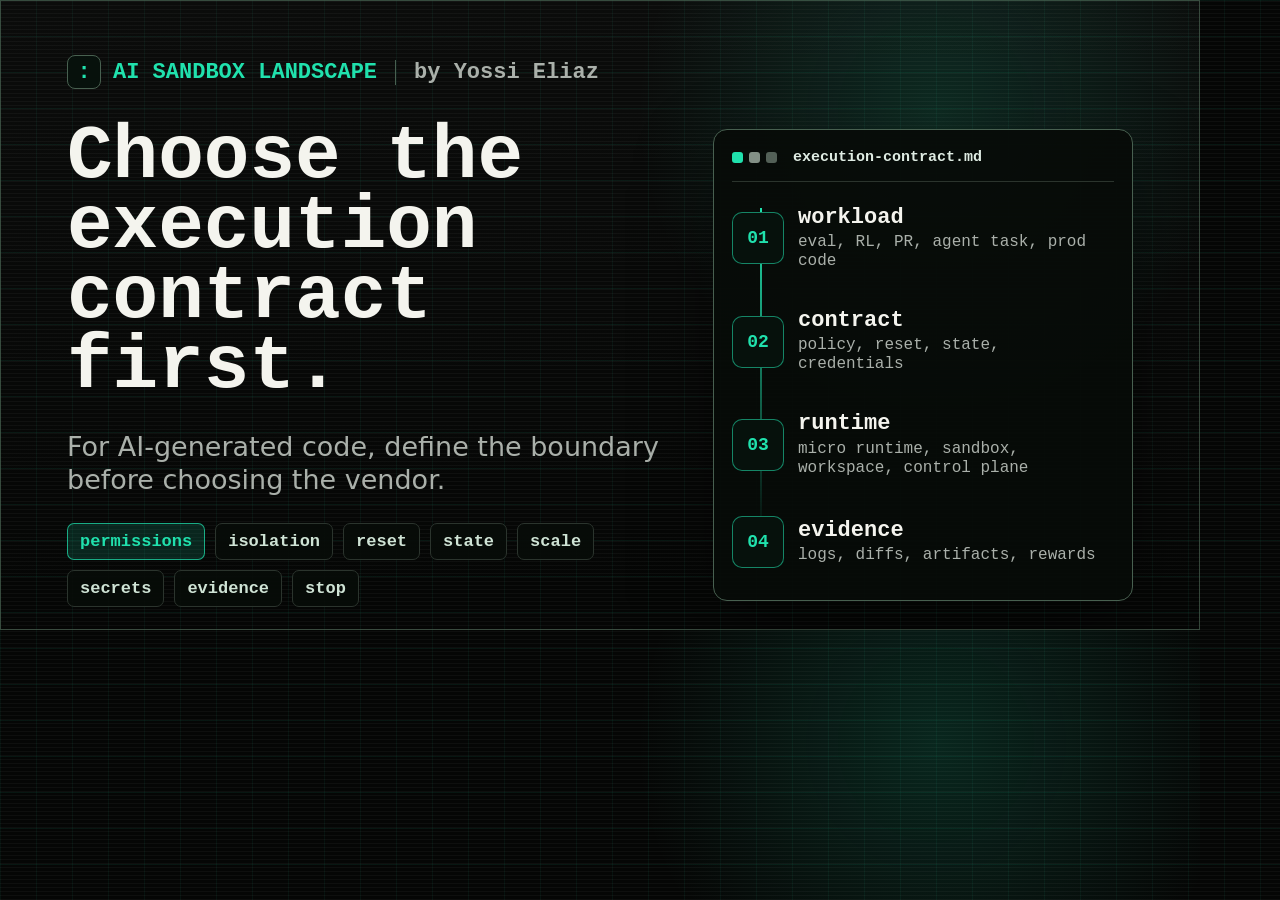
<file: og-image.html>
<!DOCTYPE html>
<html lang="en">
  <head>
    <meta charset="utf-8">
    <meta name="viewport" content="width=1200, initial-scale=1">
    <title>AI Sandbox Landscape social preview</title>
    <style>
      :root {
        --bg: #050605;
        --ink: #f4f4ee;
        --muted: #aab0aa;
        --line: #2b342d;
        --line-strong: #486050;
        --accent: #20e1ad;
        --accent-soft: rgba(32, 225, 173, 0.14);
        --amber: #e9bd72;
        --panel: rgba(7, 11, 8, 0.94);
        --mono: "SFMono-Regular", Consolas, "Liberation Mono", Menlo, monospace;
        --sans: Inter, ui-sans-serif, system-ui, -apple-system, BlinkMacSystemFont, "Segoe UI", sans-serif;
      }

      * {
        box-sizing: border-box;
      }

      html,
      body {
        width: 1200px;
        height: 630px;
        margin: 0;
        overflow: hidden;
      }

      body {
        display: grid;
        place-items: stretch;
        background:
          repeating-linear-gradient(0deg, rgba(255, 255, 255, 0.034) 0 1px, transparent 1px 4px),
          linear-gradient(rgba(32, 225, 173, 0.075) 1px, transparent 1px),
          linear-gradient(90deg, rgba(32, 225, 173, 0.055) 1px, transparent 1px),
          radial-gradient(circle at 78% 18%, rgba(32, 225, 173, 0.15), transparent 28%),
          var(--bg);
        background-size: auto, 36px 36px, 36px 36px, auto, auto;
        color: var(--ink);
        font-family: var(--sans);
      }

      .card {
        position: relative;
        width: 1200px;
        height: 630px;
        padding: 54px 66px 46px;
        border: 1px solid rgba(72, 96, 80, 0.72);
        background: linear-gradient(180deg, rgba(255, 255, 255, 0.025), rgba(255, 255, 255, 0));
      }

      .topline,
      .footer,
      .tag,
      .step,
      .mini {
        font-family: var(--mono);
      }

      .topline {
        display: flex;
        align-items: center;
        gap: 12px;
        color: var(--accent);
        font-size: 22px;
        font-weight: 760;
        text-transform: uppercase;
      }

      .byline {
        margin-left: 6px;
        padding-left: 18px;
        border-left: 1px solid var(--line-strong);
        color: var(--muted);
        font-weight: 640;
        text-transform: none;
      }

      .mark {
        width: 34px;
        height: 34px;
        display: grid;
        place-items: center;
        border: 1px solid var(--line-strong);
        border-radius: 8px;
        background: #07110c;
        color: var(--accent);
      }

      .main {
        display: grid;
        grid-template-columns: minmax(0, 1.06fr) 420px;
        gap: 46px;
        align-items: center;
        margin-top: 34px;
      }

      h1 {
        max-width: 680px;
        margin: 0;
        font-family: var(--mono);
        font-size: 76px;
        line-height: 0.92;
        letter-spacing: 0;
      }

      .lede {
        max-width: 655px;
        margin: 28px 0 0;
        color: var(--muted);
        font-size: 27px;
        line-height: 1.22;
        font-weight: 520;
      }

      .contract-row {
        display: flex;
        flex-wrap: wrap;
        gap: 10px;
        max-width: 680px;
        margin-top: 26px;
      }

      .tag {
        padding: 8px 12px;
        border: 1px solid var(--line);
        border-radius: 7px;
        background: rgba(7, 12, 8, 0.9);
        color: #cfe3d5;
        font-size: 17px;
        font-weight: 680;
      }

      .tag.accent {
        border-color: rgba(32, 225, 173, 0.72);
        color: var(--accent);
        background: var(--accent-soft);
      }

      .diagram {
        position: relative;
        display: grid;
        gap: 10px;
        padding: 18px;
        border: 1px solid var(--line-strong);
        border-radius: 14px;
        background: var(--panel);
        box-shadow: 0 30px 80px rgba(0, 0, 0, 0.35);
      }

      .diagram::before {
        content: "";
        position: absolute;
        left: 46px;
        top: 78px;
        bottom: 82px;
        width: 2px;
        background: linear-gradient(var(--accent), rgba(32, 225, 173, 0.05));
      }

      .window {
        height: 34px;
        display: flex;
        align-items: center;
        gap: 8px;
        padding-bottom: 14px;
        border-bottom: 1px solid var(--line);
        color: #dfece3;
        font-family: var(--mono);
        font-size: 15px;
        font-weight: 720;
      }

      .dot {
        width: 11px;
        height: 11px;
        border-radius: 3px;
        background: var(--accent);
        box-shadow: 17px 0 0 #839086, 34px 0 0 #536057;
      }

      .window span:last-child {
        margin-left: 42px;
      }

      .step {
        position: relative;
        display: grid;
        grid-template-columns: 52px 1fr;
        gap: 14px;
        align-items: center;
        min-height: 68px;
        padding: 14px 14px 14px 0;
        color: #d9ebe0;
      }

      .num {
        position: relative;
        z-index: 1;
        width: 52px;
        height: 52px;
        display: grid;
        place-items: center;
        border: 1px solid rgba(32, 225, 173, 0.56);
        border-radius: 10px;
        background: #06110c;
        color: var(--accent);
        font-size: 18px;
        font-weight: 800;
      }

      .step strong {
        display: block;
        color: var(--ink);
        font-size: 22px;
        line-height: 1.05;
      }

      .step small {
        display: block;
        margin-top: 4px;
        color: var(--muted);
        font-size: 16px;
        line-height: 1.2;
      }

    </style>
  </head>
  <body>
    <main class="card" aria-label="AI Sandbox Landscape social preview">
      <div class="topline">
        <span class="mark" aria-hidden="true">:</span>
        <span>AI Sandbox Landscape</span>
        <span class="byline">by Yossi Eliaz</span>
      </div>

      <section class="main">
        <div>
          <h1>Choose the execution contract first.</h1>
          <p class="lede">For AI-generated code, define the boundary before choosing the vendor.</p>
          <div class="contract-row" role="group" aria-label="Execution contract dimensions">
            <span class="tag accent">permissions</span>
            <span class="tag">isolation</span>
            <span class="tag">reset</span>
            <span class="tag">state</span>
            <span class="tag">scale</span>
            <span class="tag">secrets</span>
            <span class="tag">evidence</span>
            <span class="tag">stop</span>
          </div>
        </div>

        <aside class="diagram" aria-label="Execution route diagram">
          <div class="window">
            <span class="dot" aria-hidden="true"></span>
            <span>execution-contract.md</span>
          </div>
          <div class="step">
            <span class="num">01</span>
            <span><strong>workload</strong><small>eval, RL, PR, agent task, prod code</small></span>
          </div>
          <div class="step">
            <span class="num">02</span>
            <span><strong>contract</strong><small>policy, reset, state, credentials</small></span>
          </div>
          <div class="step">
            <span class="num">03</span>
            <span><strong>runtime</strong><small>micro runtime, sandbox, workspace, control plane</small></span>
          </div>
          <div class="step">
            <span class="num">04</span>
            <span><strong>evidence</strong><small>logs, diffs, artifacts, rewards</small></span>
          </div>
        </aside>
      </section>

    </main>
  </body>
</html>
</file>
<file: styles.css>
:root {
  --bg: #050605;
  --ink: #eeeeea;
  --muted: #a5aaa2;
  --soft: #0b0e0b;
  --soft-2: #121812;
  --line: #242a24;
  --line-strong: #3a453c;
  --accent: #17d7a6;
  --accent-ink: #58f2c9;
  --accent-soft: rgba(23, 215, 166, 0.11);
  --terminal: #050705;
  --terminal-line: #263026;
  --terminal-text: #d8e7dc;
  --amber: #e8bb70;
  --max: 1180px;
  --measure: 760px;
  --radius: 8px;
  --mono: "SFMono-Regular", Consolas, "Liberation Mono", Menlo, monospace;
}

* {
  box-sizing: border-box;
}

html {
  scroll-behavior: smooth;
}

:target {
  scroll-margin-top: 86px;
}

body {
  margin: 0;
  background:
    repeating-linear-gradient(0deg, rgba(255, 255, 255, 0.032) 0 1px, transparent 1px 4px),
    linear-gradient(rgba(23, 215, 166, 0.055) 1px, transparent 1px),
    linear-gradient(90deg, rgba(23, 215, 166, 0.045) 1px, transparent 1px),
    var(--bg);
  background-size: auto, 34px 34px, 34px 34px, auto;
  color: var(--ink);
  font-family:
    Inter, ui-sans-serif, system-ui, -apple-system, BlinkMacSystemFont, "Segoe UI",
    sans-serif;
  line-height: 1.55;
}

a {
  color: inherit;
}

::selection {
  background: rgba(23, 215, 166, 0.24);
}

a:focus-visible,
button:focus-visible,
input:focus-visible {
  outline: 3px solid rgba(23, 215, 166, 0.3);
  outline-offset: 3px;
}

.skip-link {
  position: absolute;
  left: 16px;
  top: -48px;
  z-index: 10;
  padding: 10px 14px;
  border-radius: 999px;
  background: var(--accent);
  color: #00150e;
}

.skip-link:focus {
  top: 12px;
}

.site-header {
  position: sticky;
  top: 0;
  z-index: 5;
  border-bottom: 1px solid rgba(58, 69, 60, 0.95);
  background: rgba(3, 4, 3, 0.9);
  backdrop-filter: blur(14px);
}

.nav {
  max-width: var(--max);
  margin: 0 auto;
  padding: 16px 22px;
  display: flex;
  align-items: center;
  justify-content: space-between;
  gap: 20px;
}

.brand {
  display: inline-flex;
  align-items: center;
  gap: 10px;
  font-family: var(--mono);
  font-size: 0.92rem;
  font-weight: 720;
  text-decoration: none;
  color: var(--ink);
}

.brand-mark {
  width: 20px;
  height: 20px;
  display: inline-grid;
  place-items: center;
  border-radius: 4px;
  border: 1px solid var(--line-strong);
  background: #07100b;
  color: var(--accent);
  font-family: var(--mono);
  font-size: 0.98rem;
  line-height: 1;
}

.brand-mark::before {
  content: ":";
}

.nav-links {
  display: flex;
  align-items: center;
  gap: 18px;
  color: #8e978e;
  font-family: var(--mono);
  font-size: 0.82rem;
  scrollbar-width: none;
}

.nav-links::-webkit-scrollbar {
  display: none;
}

.nav-links a {
  text-decoration: none;
  white-space: nowrap;
}

.nav-links a:hover {
  color: var(--accent-ink);
}

.hero,
.section,
.principle,
.contact,
.footer {
  max-width: var(--max);
  margin: 0 auto;
  padding-left: 22px;
  padding-right: 22px;
}

.hero {
  padding-top: 72px;
  padding-bottom: 70px;
  border-bottom: 1px solid var(--line);
}

.hero-inner {
  display: grid;
  grid-template-columns: minmax(0, 1.18fr) minmax(340px, 0.82fr);
  gap: 44px;
  align-items: center;
}

.kicker {
  margin: 0 0 14px;
  color: var(--accent-ink);
  font-family: var(--mono);
  font-size: 0.74rem;
  font-weight: 760;
  letter-spacing: 0;
  text-transform: uppercase;
}

.kicker::before {
  content: ":";
}

h1,
h2,
h3,
p {
  overflow-wrap: anywhere;
}

h1 {
  max-width: 820px;
  margin: 0;
  font-family: var(--mono);
  font-size: clamp(3.1rem, 6.5vw, 5.9rem);
  line-height: 0.93;
  letter-spacing: 0;
}

h2 {
  margin: 0;
  max-width: 900px;
  font-size: clamp(2rem, 4vw, 3.5rem);
  line-height: 1;
  letter-spacing: 0;
}

h3 {
  margin: 0;
  font-size: 1.04rem;
  line-height: 1.25;
}

.lede {
  max-width: var(--measure);
  margin: 28px 0 0;
  color: var(--muted);
  font-size: clamp(1.08rem, 2vw, 1.32rem);
}

.hero-meta {
  display: flex;
  flex-wrap: wrap;
  gap: 8px;
  margin-top: 24px;
}

.hero-meta span {
  display: inline-flex;
  min-height: 30px;
  align-items: center;
  padding: 5px 10px;
  border: 1px solid var(--line);
  border-radius: 6px;
  background: rgba(8, 12, 8, 0.86);
  color: var(--muted);
  font-family: var(--mono);
  font-size: 0.84rem;
  font-weight: 640;
}

.hero-meta a {
  color: var(--accent-ink);
  text-underline-offset: 3px;
  text-decoration-thickness: 1px;
}

.hero-actions {
  display: flex;
  flex-wrap: wrap;
  gap: 10px;
  margin-top: 32px;
}

.button {
  display: inline-flex;
  min-height: 42px;
  align-items: center;
  justify-content: center;
  padding: 9px 14px;
  border: 1px solid var(--line-strong);
  border-radius: 6px;
  background: #080c08;
  color: var(--ink);
  font-family: var(--mono);
  font-size: 0.94rem;
  font-weight: 680;
  text-decoration: none;
  cursor: pointer;
}

.button.primary {
  border-color: var(--accent);
  background: var(--accent);
  color: #00150f;
}

.button:hover {
  border-color: var(--accent);
  color: var(--accent-ink);
  background: #0b120d;
}

.button.primary:hover {
  background: var(--accent-ink);
  color: #00150f;
}

.hero-side {
  display: grid;
  gap: 14px;
}

.quick-panel {
  overflow: hidden;
  border: 1px solid var(--line-strong);
  border-radius: 10px;
  background: rgba(5, 7, 5, 0.94);
  color: var(--terminal-text);
  box-shadow: 0 24px 70px rgba(0, 0, 0, 0.28);
}

.panel-title {
  min-height: 38px;
  display: flex;
  align-items: center;
  gap: 8px;
  padding: 0 14px;
  border-bottom: 1px solid var(--terminal-line);
  color: var(--accent-ink);
  font-family: var(--mono);
  font-size: 0.78rem;
  font-weight: 760;
  text-transform: uppercase;
}

.panel-title::before {
  content: ">";
  color: #718071;
}

.quick-panel dl {
  margin: 0;
}

.quick-panel dl div {
  min-height: 48px;
  display: grid;
  grid-template-columns: 1fr auto;
  gap: 18px;
  align-items: center;
  padding: 8px 14px;
  border-bottom: 1px solid var(--line);
}

.quick-panel dl div:last-child {
  border-bottom: 0;
}

.quick-panel dt,
.quick-panel dd {
  margin: 0;
}

.quick-panel dt {
  color: var(--muted);
  font-size: 0.88rem;
}

.quick-panel dd {
  color: var(--accent-ink);
  font-family: var(--mono);
  font-size: 1.08rem;
  font-weight: 780;
}

.hero-console {
  overflow: hidden;
  border: 1px solid #172118;
  border-radius: 10px;
  background: var(--terminal);
  box-shadow: 0 24px 70px rgba(0, 0, 0, 0.28);
  color: var(--terminal-text);
}

.console-top,
.status-line {
  min-height: 36px;
  display: flex;
  align-items: center;
  gap: 10px;
  padding: 0 13px;
  font-family: var(--mono);
  font-size: 0.78rem;
}

.console-top {
  border-bottom: 1px solid var(--terminal-line);
  color: #9fb2a3;
}

.console-top span {
  width: 10px;
  height: 10px;
  border-radius: 2px;
  background: var(--accent);
  box-shadow: 16px 0 0 #899487, 32px 0 0 #4a554c;
}

.console-top strong {
  margin-left: 34px;
  color: #eff8ef;
  font-weight: 680;
}

.console-top em {
  margin-left: auto;
  color: #78877a;
  font-style: normal;
}

.console-body {
  padding: 18px 16px 16px;
  font-family: var(--mono);
  font-size: 0.83rem;
}

.console-body p {
  margin: 0 0 9px;
  color: #b8c9bb;
}

.console-body p span {
  color: #6fe39c;
}

.console-graph {
  margin-top: 18px;
  display: grid;
  grid-template-columns: 1fr 18px 1fr 18px 1fr 18px 1fr;
  gap: 0;
  align-items: center;
}

.console-graph span {
  min-height: 44px;
  display: grid;
  place-items: center;
  border: 1px solid #26382c;
  border-radius: 6px;
  background: #111a14;
  color: #f1fff3;
  text-align: center;
}

.console-graph i {
  height: 1px;
  background: #46644e;
}

.status-line {
  justify-content: space-between;
  background: var(--accent);
  color: #00150f;
  font-weight: 720;
}

.jump-strip {
  display: flex;
  align-items: stretch;
  overflow-x: auto;
  border-top: 1px solid var(--line);
  border-bottom: 1px solid var(--line);
  background: rgba(4, 5, 4, 0.96);
  scrollbar-width: none;
}

.jump-strip::-webkit-scrollbar {
  display: none;
}

.jump-strip span,
.jump-strip a {
  min-height: 48px;
  display: inline-flex;
  align-items: center;
  gap: 8px;
  padding: 0 22px;
  border-right: 1px solid var(--line);
  font-family: var(--mono);
  font-size: 0.8rem;
  white-space: nowrap;
}

.jump-strip span {
  color: #7d877d;
  text-transform: uppercase;
}

.jump-strip a {
  color: var(--terminal-text);
  text-decoration: none;
}

.jump-strip a em {
  color: var(--accent-ink);
  font-style: normal;
}

.jump-strip a:hover {
  background: var(--accent-soft);
  color: var(--accent-ink);
}

.principle {
  display: grid;
  grid-template-columns: minmax(260px, 0.72fr) minmax(0, 1fr);
  gap: 38px;
  padding-top: 30px;
  padding-bottom: 34px;
  border-top: 1px solid var(--line-strong);
  border-bottom: 1px solid var(--line-strong);
  background: rgba(7, 9, 7, 0.82);
}

.principle span {
  display: block;
  margin-bottom: 10px;
  color: var(--accent-ink);
  font-family: var(--mono);
  font-size: 0.78rem;
  font-weight: 760;
  text-transform: uppercase;
}

.principle strong {
  display: block;
  max-width: 520px;
  font-size: clamp(1.28rem, 2vw, 1.72rem);
  line-height: 1.18;
}

.principle ul {
  margin: 0;
  padding: 0;
  columns: 2;
  column-gap: 30px;
  color: var(--muted);
  list-style: none;
}

.principle li {
  break-inside: avoid;
  margin: 0 0 8px;
  padding-left: 20px;
  position: relative;
}

.principle li::before {
  content: "+";
  position: absolute;
  left: 0;
  color: var(--accent-ink);
  font-family: var(--mono);
  font-weight: 760;
}

.atlas-section {
  padding-top: 72px;
}

.atlas-shell {
  display: grid;
  grid-template-columns: minmax(0, 1fr) minmax(300px, 0.34fr);
  gap: 16px;
  align-items: stretch;
}

.atlas-visual,
.atlas-controls {
  border: 1px solid var(--line-strong);
  border-radius: 10px;
  background: rgba(5, 7, 5, 0.92);
  box-shadow: inset 0 1px 0 rgba(88, 242, 201, 0.08);
}

.atlas-visual {
  min-height: 430px;
  position: relative;
  overflow: hidden;
}

.atlas-visual canvas {
  display: block;
  width: 100%;
  height: 100%;
  min-height: 430px;
}

.atlas-nodes {
  position: absolute;
  inset: 0;
  pointer-events: none;
}

.atlas-node {
  position: absolute;
  display: inline-flex;
  min-height: 26px;
  align-items: center;
  padding: 3px 8px;
  border: 1px solid var(--line-strong);
  border-radius: 5px;
  background: rgba(2, 4, 2, 0.82);
  color: var(--accent-ink);
  font-family: var(--mono);
  font-size: 0.72rem;
  font-weight: 760;
  text-transform: uppercase;
}

.node-workload {
  left: 6%;
  top: 14%;
}

.node-control {
  left: 34%;
  top: 30%;
}

.node-sandbox {
  right: 32%;
  top: 58%;
}

.node-evidence {
  right: 7%;
  top: 22%;
}

.atlas-controls {
  display: grid;
  gap: 8px;
  padding: 10px;
}

.atlas-route {
  display: grid;
  grid-template-columns: 36px minmax(0, 1fr);
  gap: 8px 10px;
  align-items: center;
  min-height: 64px;
  padding: 9px;
  border: 1px solid var(--line);
  border-radius: 8px;
  background: #070a07;
  color: var(--ink);
  text-align: left;
  cursor: pointer;
}

.atlas-route span {
  grid-row: 1 / span 2;
  display: inline-grid;
  width: 32px;
  height: 32px;
  place-items: center;
  border: 1px solid var(--line-strong);
  border-radius: 7px;
  background: #020402;
  color: var(--accent-ink);
  font-family: var(--mono);
  font-size: 0.7rem;
  font-weight: 780;
}

.atlas-route strong {
  font-size: 0.9rem;
  line-height: 1.12;
}

.atlas-route small {
  color: var(--muted);
  font-size: 0.75rem;
  line-height: 1.2;
}

.atlas-route:hover,
.atlas-route.active {
  border-color: var(--accent);
  background: rgba(23, 215, 166, 0.08);
}

.atlas-route.active span {
  background: var(--accent);
  color: #00150f;
}

.atlas-summary {
  margin: 4px 0 0;
  padding: 12px;
  border-top: 1px solid var(--line);
  color: var(--muted);
  font-size: 0.9rem;
}

.section {
  padding-top: 82px;
  padding-bottom: 28px;
}

.compact-section {
  padding-top: 60px;
}

.section-heading {
  max-width: var(--measure);
  margin-bottom: 28px;
}

.section-heading p:not(.kicker) {
  color: var(--muted);
  font-size: 1.03rem;
}

.section-heading p.disclosure {
  margin-top: 12px;
  padding-left: 12px;
  border-left: 2px solid var(--amber);
  font-size: 0.92rem;
}

.runtime-map {
  display: grid;
  grid-template-columns: repeat(4, minmax(0, 1fr));
  gap: 0;
  border: 1px solid var(--line-strong);
  border-radius: 10px;
  background: rgba(5, 7, 5, 0.9);
  overflow: hidden;
}

.runtime-map article {
  min-height: 292px;
  position: relative;
  padding: 18px;
  border-right: 1px solid var(--line);
}

.runtime-map article:last-child {
  border-right: 0;
}

.runtime-map article::after {
  content: "";
  position: absolute;
  top: 32px;
  right: -7px;
  z-index: 1;
  width: 12px;
  height: 12px;
  border-top: 1px solid var(--line-strong);
  border-right: 1px solid var(--line-strong);
  background: #050705;
  transform: rotate(45deg);
}

.runtime-map article:last-child::after {
  display: none;
}

.node-label,
.use-case-grid span {
  display: inline-flex;
  min-width: 34px;
  min-height: 26px;
  align-items: center;
  justify-content: center;
  margin-bottom: 34px;
  border: 1px solid var(--line-strong);
  border-radius: 4px;
  background: #07100b;
  color: var(--accent-ink);
  font-family: var(--mono);
  font-size: 0.75rem;
  font-weight: 760;
}

.runtime-map h3 {
  margin-bottom: 9px;
}

.runtime-map p {
  margin: 0;
  color: var(--muted);
}

.runtime-map code {
  position: absolute;
  left: 18px;
  right: 18px;
  bottom: 18px;
  display: block;
  padding-top: 12px;
  border-top: 1px solid var(--line);
  color: var(--accent-ink);
  font-family: var(--mono);
  font-size: 0.77rem;
  white-space: normal;
}

.use-case-grid,
.solution-grid,
.method-grid {
  display: grid;
  grid-template-columns: repeat(3, minmax(0, 1fr));
  gap: 14px;
}

.use-case-grid article,
.solution-grid article,
.method-grid article {
  min-height: 190px;
  padding: 20px;
  border: 1px solid var(--line);
  border-radius: var(--radius);
  background: rgba(7, 9, 7, 0.9);
}

.use-case-grid article,
.solution-grid article,
.method-grid article {
  box-shadow: inset 0 3px 0 var(--soft-2);
}

.use-case-grid article:hover,
.solution-grid article:hover,
.method-grid article:hover {
  border-color: var(--line-strong);
  box-shadow: inset 0 3px 0 var(--accent), 0 16px 42px rgba(0, 0, 0, 0.25);
}

.use-case-grid p,
.method-grid p {
  margin-bottom: 0;
  color: var(--muted);
}

.matrix-controls {
  margin: 12px 0 14px;
  display: grid;
  grid-template-columns: minmax(240px, 1fr) auto;
  gap: 12px;
  align-items: center;
}

.search-label {
  position: absolute;
  width: 1px;
  height: 1px;
  overflow: hidden;
  clip: rect(0 0 0 0);
}

#matrix-search {
  width: 100%;
  min-height: 42px;
  padding: 10px 13px;
  border: 1px solid var(--line-strong);
  border-radius: 6px;
  background: #070a07;
  color: var(--ink);
  font-family: var(--mono);
  font-size: 0.9rem;
}

.filter-buttons {
  display: flex;
  flex-wrap: wrap;
  justify-content: flex-end;
  gap: 7px;
}

.filter {
  min-height: 38px;
  padding: 7px 12px;
  border: 1px solid var(--line-strong);
  border-radius: 6px;
  background: #070a07;
  color: var(--muted);
  font-family: var(--mono);
  font-size: 0.9rem;
  font-weight: 650;
  cursor: pointer;
}

.filter.active,
.filter:hover {
  border-color: var(--accent);
  background: var(--accent);
  color: #00150f;
}

.table-wrap {
  overflow-x: auto;
  border: 1px solid var(--line-strong);
  border-radius: 8px;
  background: rgba(5, 7, 5, 0.9);
}

table {
  width: 100%;
  min-width: 850px;
  border-collapse: collapse;
  font-size: 0.93rem;
}

th,
td {
  padding: 13px 14px;
  border-bottom: 1px solid var(--line);
  text-align: left;
  vertical-align: top;
}

th {
  background: var(--terminal);
  color: var(--accent-ink);
  font-family: var(--mono);
  font-size: 0.76rem;
  font-weight: 760;
  text-transform: uppercase;
}

td:first-child {
  font-weight: 700;
}

tbody tr:hover {
  background: rgba(23, 215, 166, 0.08);
}

tbody tr.is-hidden {
  display: none;
}

.solution-grid {
  grid-template-columns: 1fr;
  gap: 12px;
}

.solution-grid article {
  min-height: 0;
  display: grid;
  grid-template-columns: minmax(220px, 0.33fr) minmax(0, 1fr);
  grid-template-rows: auto auto 1fr;
  column-gap: 26px;
  row-gap: 8px;
  align-items: start;
  padding: 18px;
}

.solution-grid h3 {
  grid-column: 1;
  grid-row: 2;
  margin-bottom: 4px;
  padding-bottom: 0;
  border-bottom: 0;
  font-size: clamp(1.08rem, 1.5vw, 1.3rem);
}

.solution-grid p {
  grid-column: 1;
  grid-row: 3;
  margin: 0 0 10px;
  color: var(--muted);
  font-size: 0.91rem;
}

.solution-grid a,
.pricing-table a,
.method-links a,
.footer a {
  color: var(--accent-ink);
  font-weight: 680;
  text-underline-offset: 3px;
  text-decoration-thickness: 1px;
}

.tier-label {
  grid-column: 1;
  grid-row: 1;
  width: fit-content;
  padding: 3px 7px;
  border: 1px solid var(--line);
  border-radius: 4px;
  background: #07100b;
  color: var(--accent-ink);
  font-family: var(--mono);
  font-size: 0.68rem;
  font-weight: 760;
  text-transform: uppercase;
}

.vendor-list {
  grid-column: 2;
  grid-row: 1 / span 3;
  display: grid;
  grid-template-columns: repeat(auto-fit, minmax(214px, 1fr));
  gap: 8px;
  width: 100%;
  margin-top: 0;
}

.vendor-item {
  display: grid;
  grid-template-columns: 34px minmax(0, 1fr);
  gap: 10px;
  align-items: center;
  min-height: 50px;
  padding: 8px;
  border: 1px solid var(--line);
  border-radius: 7px;
  background: rgba(10, 13, 10, 0.92);
  color: inherit;
  text-decoration: none;
}

.vendor-item:hover {
  border-color: var(--accent);
  background: var(--accent-soft);
}

.vendor-mark {
  display: inline-grid;
  width: 34px;
  height: 34px;
  place-items: center;
  border: 1px solid var(--line-strong);
  border-radius: 7px;
  background: #020402;
  color: var(--accent-ink);
  font-family: var(--mono);
  font-size: 0.72rem;
  font-weight: 780;
}

.vendor-text {
  display: grid;
  gap: 1px;
  min-width: 0;
}

.vendor-text strong {
  color: #dffbf1;
  font-size: 0.95rem;
  line-height: 1.15;
}

.vendor-text small {
  color: var(--muted);
  font-size: 0.78rem;
  line-height: 1.25;
}

.compact table,
.pricing-table {
  min-width: 760px;
}

.pricing-table td:nth-child(2) {
  color: var(--muted);
}

.method {
  padding-bottom: 44px;
}

.method-grid {
  grid-template-columns: repeat(3, minmax(0, 1fr));
}

.method-links {
  display: flex;
  flex-wrap: wrap;
  gap: 16px;
  margin-top: 24px;
}

.contact {
  margin-top: 48px;
  padding-top: 34px;
  padding-bottom: 34px;
  display: grid;
  grid-template-columns: minmax(0, 1fr) auto;
  gap: 24px;
  align-items: center;
  border-top: 1px solid var(--line);
  border-bottom: 1px solid var(--line);
  background: rgba(7, 9, 7, 0.78);
}

.contact p {
  max-width: 700px;
  color: var(--muted);
}

.footer {
  padding-top: 36px;
  padding-bottom: 44px;
  color: var(--muted);
  font-size: 0.91rem;
}

.footer p {
  margin: 0 0 10px;
}

@media (max-width: 980px) {
  .hero-inner {
    grid-template-columns: 1fr;
  }

  .hero-console {
    max-width: 760px;
  }

  .nav {
    align-items: flex-start;
    flex-direction: column;
  }

  .nav-links {
    width: 100%;
    overflow-x: auto;
    padding-bottom: 3px;
    -webkit-mask-image: linear-gradient(90deg, #000 85%, transparent);
    mask-image: linear-gradient(90deg, #000 85%, transparent);
  }

  .nav-links a {
    padding: 12px 6px;
  }

  .principle,
  .contact {
    grid-template-columns: 1fr;
  }

  .atlas-shell {
    grid-template-columns: 1fr;
  }

  .atlas-controls {
    grid-template-columns: repeat(2, minmax(0, 1fr));
  }

  .atlas-summary {
    grid-column: 1 / -1;
  }

  .principle ul {
    columns: 1;
  }

  .use-case-grid,
  .method-grid {
    grid-template-columns: repeat(2, minmax(0, 1fr));
  }

  .solution-grid article {
    grid-template-columns: 1fr;
    row-gap: 10px;
  }

  .solution-grid article > .tier-label,
  .solution-grid article > h3,
  .solution-grid article > p,
  .solution-grid article > .vendor-list {
    grid-column: 1;
    grid-row: auto;
  }

  .solution-grid article > .vendor-list {
    grid-template-columns: repeat(2, minmax(0, 1fr));
  }

  .runtime-map {
    grid-template-columns: repeat(2, minmax(0, 1fr));
  }

  .runtime-map article {
    border-right: 0;
    border-bottom: 1px solid var(--line);
  }

  .runtime-map article:nth-child(odd) {
    border-right: 1px solid var(--line);
  }

  .runtime-map article:nth-last-child(-n + 2) {
    border-bottom: 0;
  }

  .runtime-map article::after {
    display: none;
  }

  .matrix-controls {
    grid-template-columns: 1fr;
  }

  .filter-buttons {
    justify-content: flex-start;
  }
}

@media (max-width: 680px) {
  .hero {
    padding-top: 58px;
    padding-bottom: 56px;
  }

  .console-graph {
    grid-template-columns: 1fr;
    gap: 8px;
  }

  .console-graph i {
    width: 1px;
    height: 14px;
    justify-self: center;
  }

  h1 {
    font-size: clamp(2.65rem, 13vw, 4rem);
  }

  .section {
    padding-top: 58px;
  }

  .atlas-section {
    padding-top: 58px;
  }

  .atlas-visual,
  .atlas-visual canvas {
    min-height: 360px;
  }

  .atlas-controls {
    grid-template-columns: 1fr;
  }

  .hero-actions,
  .filter-buttons {
    flex-direction: column;
    align-items: stretch;
  }

  .button,
  .filter {
    width: 100%;
  }

  .use-case-grid,
  .method-grid,
  .runtime-map {
    grid-template-columns: 1fr;
  }

  .solution-grid article {
    padding: 16px;
  }

  .solution-grid article > .vendor-list {
    grid-template-columns: 1fr;
  }

  .runtime-map article,
  .runtime-map article:nth-child(odd) {
    min-height: 260px;
    border-right: 0;
    border-bottom: 1px solid var(--line);
  }

  .runtime-map article:last-child {
    border-bottom: 0;
  }
}

@media (prefers-reduced-motion: reduce) {
  *,
  *::before,
  *::after {
    scroll-behavior: auto !important;
    transition: none !important;
  }
}
</file>
